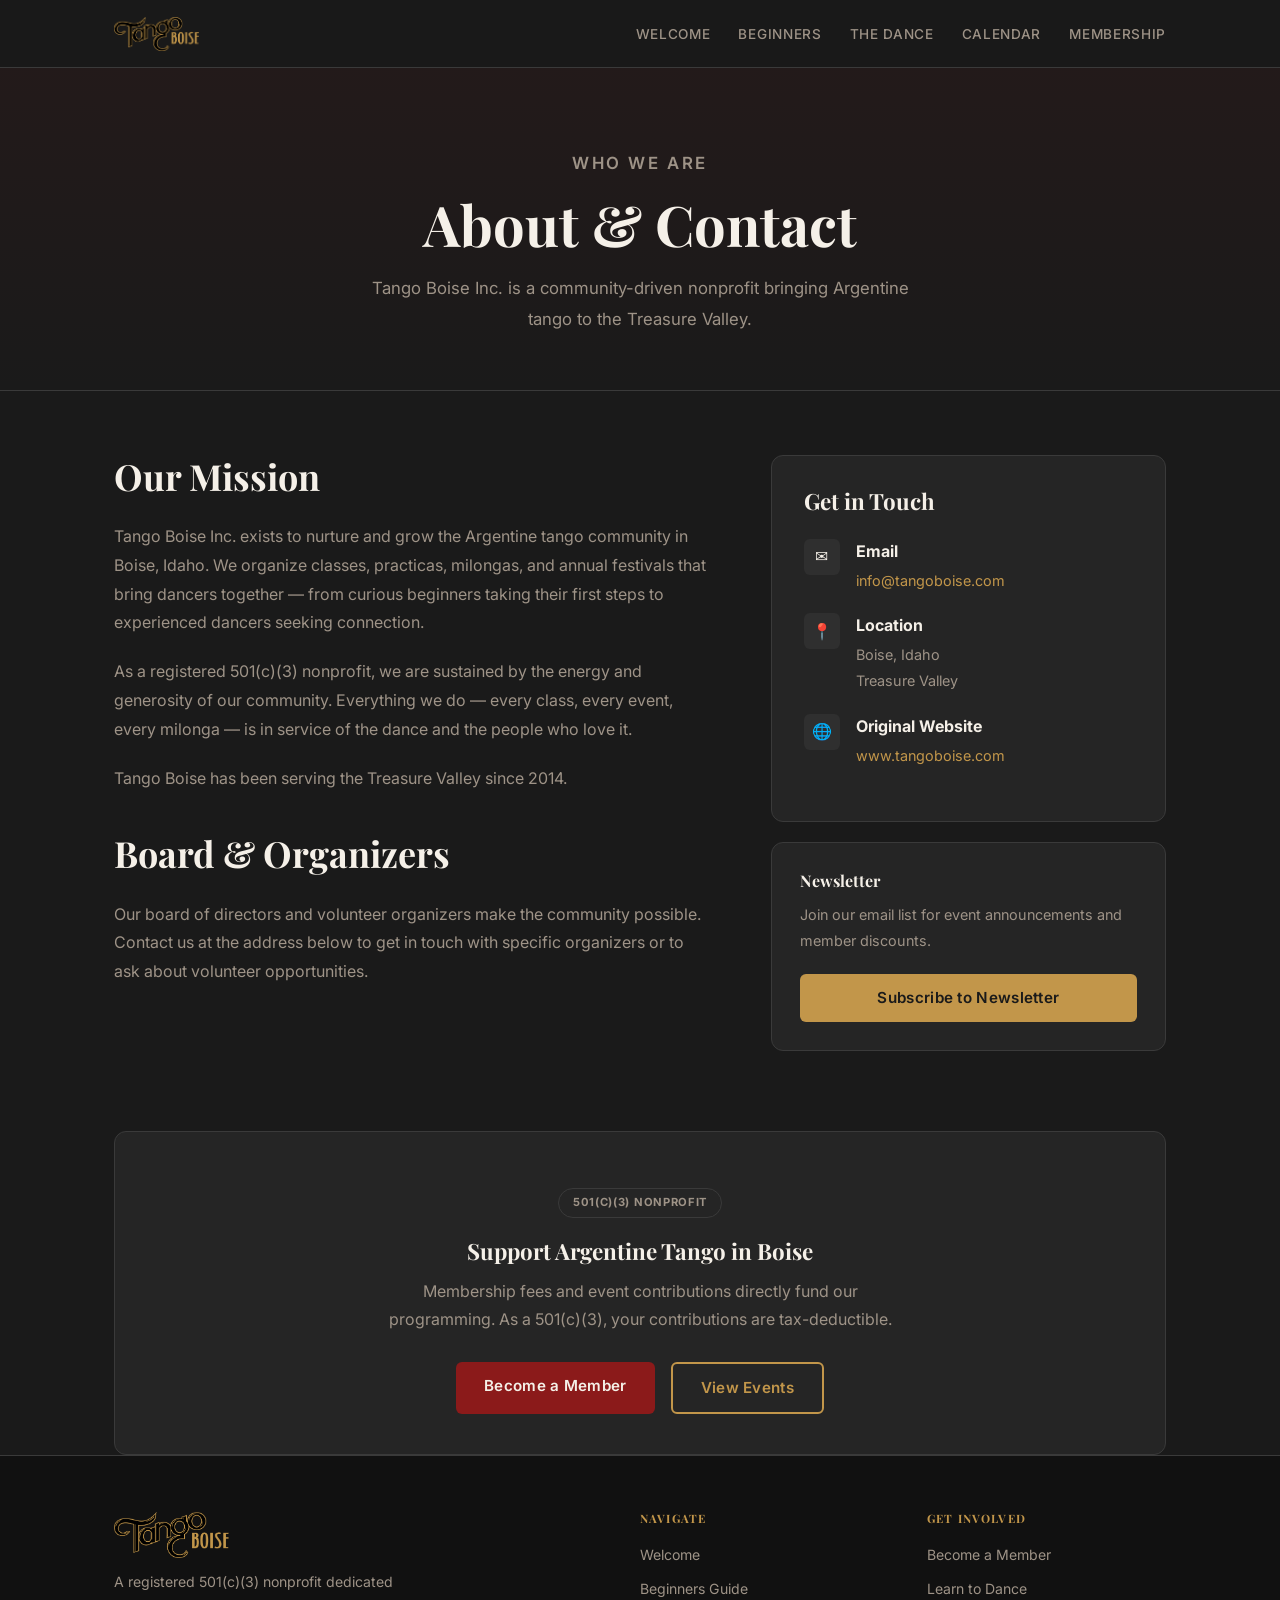
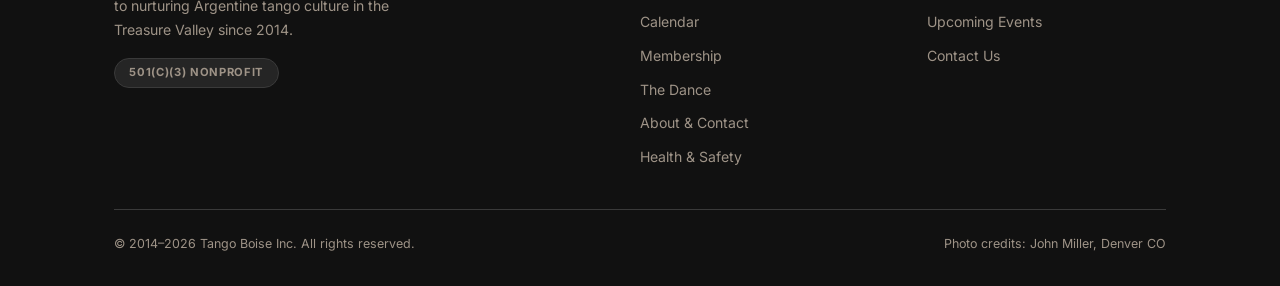
<file: about.html>
<!DOCTYPE html>
<html lang="en">
<head>
  <meta charset="UTF-8">
  <meta name="viewport" content="width=device-width, initial-scale=1.0">
  <title>About &amp; Contact — Tango Boise</title>
  <meta name="description" content="About Tango Boise Inc. — a 501(c)(3) nonprofit dedicated to Argentine tango in Boise, Idaho. Contact us with questions, event inquiries, or to get involved.">
  <link rel="preconnect" href="https://fonts.googleapis.com">
  <link rel="preconnect" href="https://fonts.gstatic.com" crossorigin>
  <link href="https://fonts.googleapis.com/css2?family=Playfair+Display:ital,wght@0,700;1,400&family=Inter:wght@400;500;600&display=swap" rel="stylesheet">
  <link rel="icon" type="image/png" href="images/favicon.png">
  <link rel="stylesheet" href="css/style.css">
</head>
<body>

<nav class="site-nav" role="navigation" aria-label="Main navigation">
  <div class="nav-inner">
    <a href="index.html" class="nav-logo"><img src="images/logo-tango-boise-title.png" alt="Tango Boise"></a>
    <button class="nav-toggle" aria-label="Toggle menu" aria-expanded="false">
      <span></span><span></span><span></span>
    </button>
    <ul class="nav-links" role="list">
      <li><a href="index.html">Welcome</a></li>
      <li><a href="beginners.html">Beginners</a></li>
      <li><a href="the-dance.html">The Dance</a></li>
      <li><a href="calendar.html">Calendar</a></li>
      <li><a href="membership.html">Membership</a></li>
    </ul>
  </div>
</nav>

<header class="page-header">
  <div class="container">
    <p class="eyebrow">Who We Are</p>
    <h1>About &amp; Contact</h1>
    <p>Tango Boise Inc. is a community-driven nonprofit bringing Argentine tango to the Treasure Valley.</p>
  </div>
</header>

<main>
  <div class="container">

    <div class="about-grid" style="margin-bottom:5rem;">

      <div>
        <h2 style="margin-bottom:1.5rem;">Our Mission</h2>
        <p style="color:var(--text-muted);margin-bottom:1.25rem;">
          Tango Boise Inc. exists to nurture and grow the Argentine tango community in Boise, Idaho. We organize classes, practicas, milongas, and annual festivals that bring dancers together — from curious beginners taking their first steps to experienced dancers seeking connection.
        </p>
        <p style="color:var(--text-muted);margin-bottom:1.25rem;">
          As a registered 501(c)(3) nonprofit, we are sustained by the energy and generosity of our community. Everything we do — every class, every event, every milonga — is in service of the dance and the people who love it.
        </p>
        <p style="color:var(--text-muted);">
          Tango Boise has been serving the Treasure Valley since 2014.
        </p>

        <div style="margin-top:2.5rem;">
          <h2 style="margin-bottom:1.5rem;">Board &amp; Organizers</h2>
          <p style="color:var(--text-muted);">
            <!-- TODO: Add board member names and roles here -->
            Our board of directors and volunteer organizers make the community possible. Contact us at the address below to get in touch with specific organizers or to ask about volunteer opportunities.
          </p>
        </div>
      </div>

      <div>
        <div class="contact-card">
          <h3>Get in Touch</h3>

          <div class="contact-row">
            <div class="contact-icon">✉️</div>
            <div>
              <strong>Email</strong>
              <!-- TODO: Replace with your actual contact email -->
              <p><a href="mailto:info@tangoboise.com">info@tangoboise.com</a></p>
            </div>
          </div>

          <div class="contact-row">
            <div class="contact-icon">📍</div>
            <div>
              <strong>Location</strong>
              <p>Boise, Idaho<br>Treasure Valley</p>
            </div>
          </div>

          <div class="contact-row">
            <div class="contact-icon">🌐</div>
            <div>
              <strong>Original Website</strong>
              <p><a href="https://www.tangoboise.com" target="_blank" rel="noopener">www.tangoboise.com</a></p>
            </div>
          </div>

          <!-- TODO: Add social media links if applicable -->
          <!--
          <div class="contact-row">
            <div class="contact-icon">📘</div>
            <div>
              <strong>Facebook</strong>
              <p><a href="https://facebook.com/tangoboise" target="_blank" rel="noopener">facebook.com/tangoboise</a></p>
            </div>
          </div>
          -->

        </div>

        <div style="margin-top:1.25rem;background:var(--bg-surface);border:1px solid var(--border);border-radius:var(--radius-lg);padding:1.75rem;">
          <h3 style="margin-bottom:0.75rem;font-size:1rem;">Newsletter</h3>
          <p style="color:var(--text-muted);font-size:0.9rem;margin-bottom:1.25rem;">Join our email list for event announcements and member discounts.</p>
          <!-- TODO: Replace href with your Mailchimp signup URL -->
          <a href="https://mailchimp.com" class="btn btn-gold" target="_blank" rel="noopener" style="width:100%;text-align:center;">Subscribe to Newsletter</a>
        </div>

      </div>
    </div>

    <!-- Nonprofit info strip -->
    <div style="background:var(--bg-surface);border:1px solid var(--border);border-radius:var(--radius-lg);padding:2.5rem;text-align:center;">
      <span class="footer-badge" style="margin-bottom:1.25rem;display:inline-flex;">501(c)(3) Nonprofit</span>
      <h3 style="margin-bottom:0.75rem;">Support Argentine Tango in Boise</h3>
      <p style="color:var(--text-muted);max-width:540px;margin:0 auto 1.75rem;">
        Membership fees and event contributions directly fund our programming. As a 501(c)(3), your contributions are tax-deductible.
      </p>
      <div style="display:flex;gap:1rem;justify-content:center;flex-wrap:wrap;">
        <a href="membership.html" class="btn btn-primary">Become a Member</a>
        <a href="calendar.html" class="btn btn-outline">View Events</a>
      </div>
    </div>

  </div>
</main>

<footer class="site-footer">
  <div class="container">
    <div class="footer-inner">
      <div class="footer-brand">
        <div class="nav-logo"><img src="images/logo-tango-boise-title.png" alt="Tango Boise"></div>
        <p>A registered 501(c)(3) nonprofit dedicated to nurturing Argentine tango culture in the Treasure Valley since 2014.</p>
        <span class="footer-badge">501(c)(3) Nonprofit</span>
      </div>
      <div class="footer-col">
        <h4>Navigate</h4>
        <ul>
          <li><a href="index.html">Welcome</a></li>
          <li><a href="beginners.html">Beginners Guide</a></li>
          <li><a href="calendar.html">Calendar</a></li>
          <li><a href="membership.html">Membership</a></li>
          <li><a href="the-dance.html">The Dance</a></li>
          <li><a href="about.html">About &amp; Contact</a></li>
          <li><a href="health-safety.html">Health &amp; Safety</a></li>
        </ul>
      </div>
      <div class="footer-col">
        <h4>Get Involved</h4>
        <ul>
          <li><a href="membership.html">Become a Member</a></li>
          <li><a href="beginners.html">Learn to Dance</a></li>
          <li><a href="calendar.html">Upcoming Events</a></li>
          <li><a href="about.html">Contact Us</a></li>
        </ul>
      </div>
    </div>
    <div class="footer-bottom">
      <span>&copy; 2014–2026 Tango Boise Inc. All rights reserved.</span>
      <span>Photo credits: John Miller, Denver CO</span>
    </div>
  </div>
</footer>

<script src="js/main.js"></script>
</body>
</html>
</file>
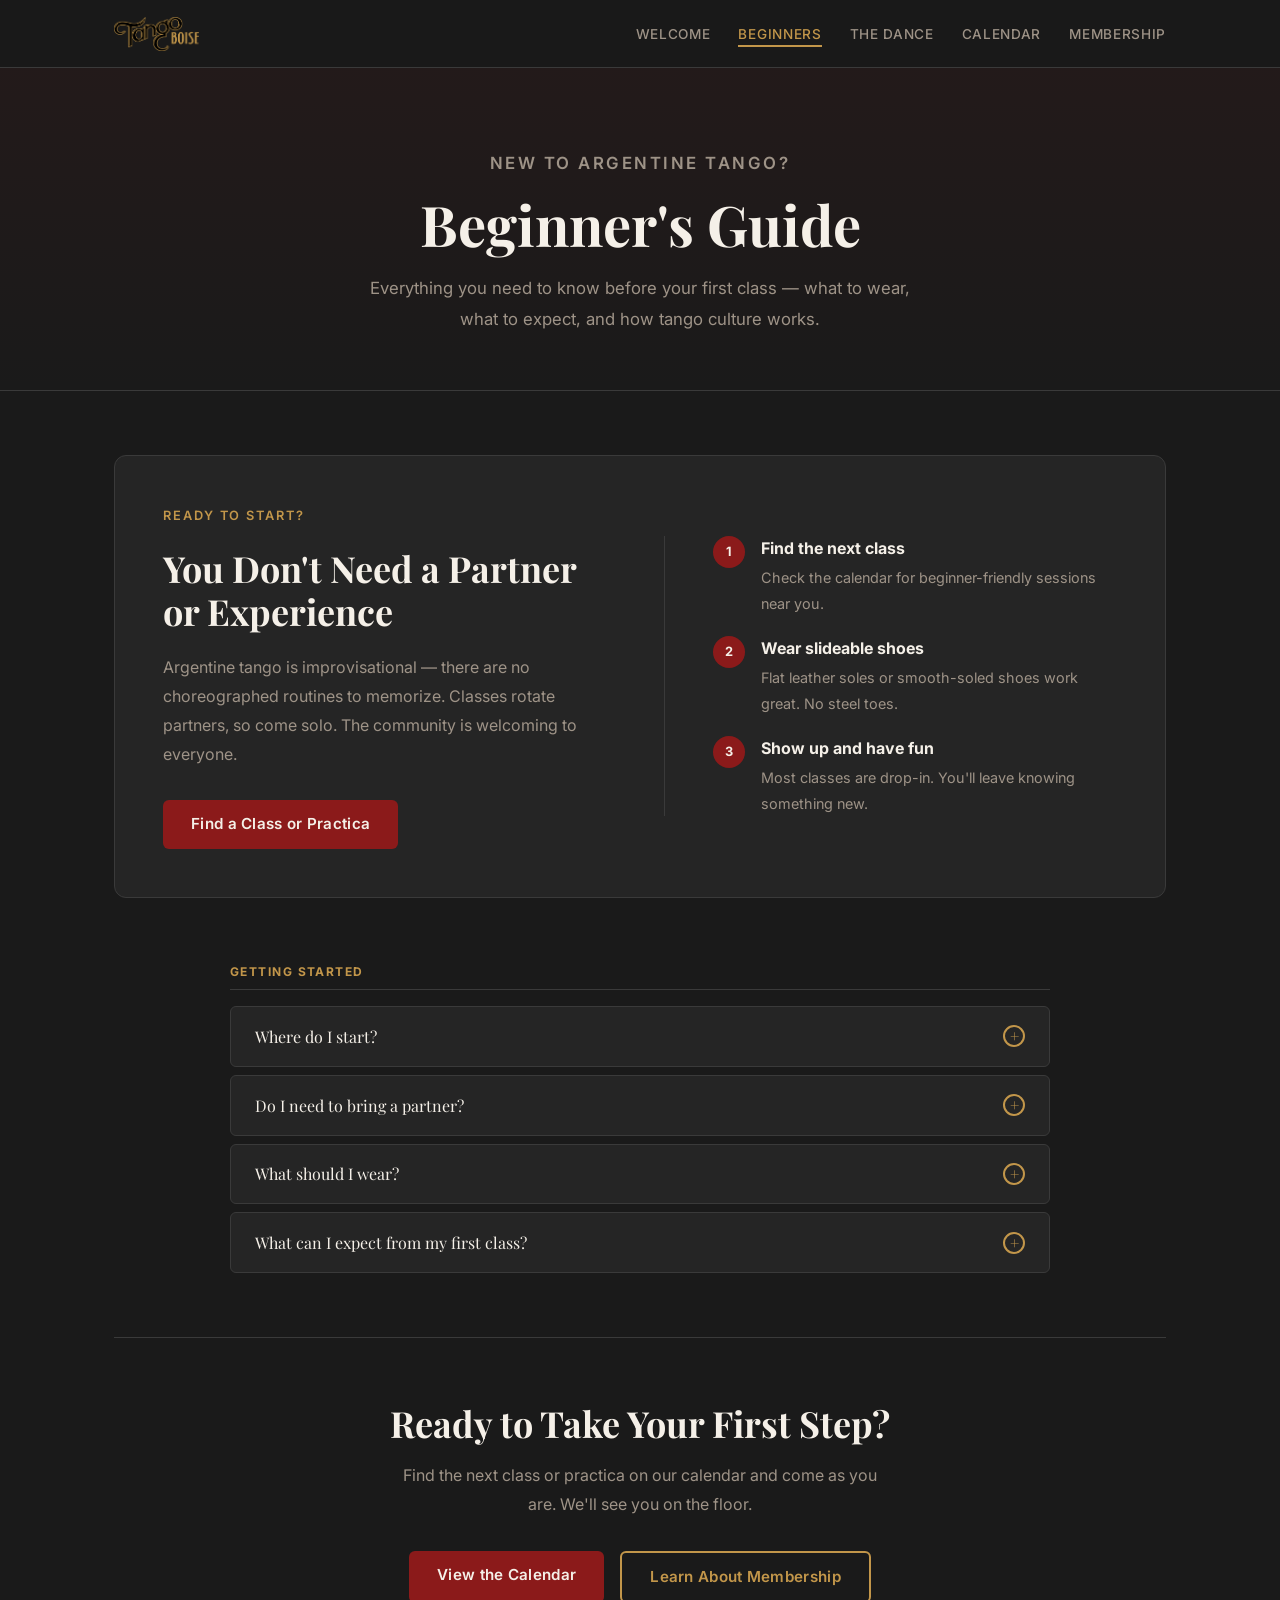
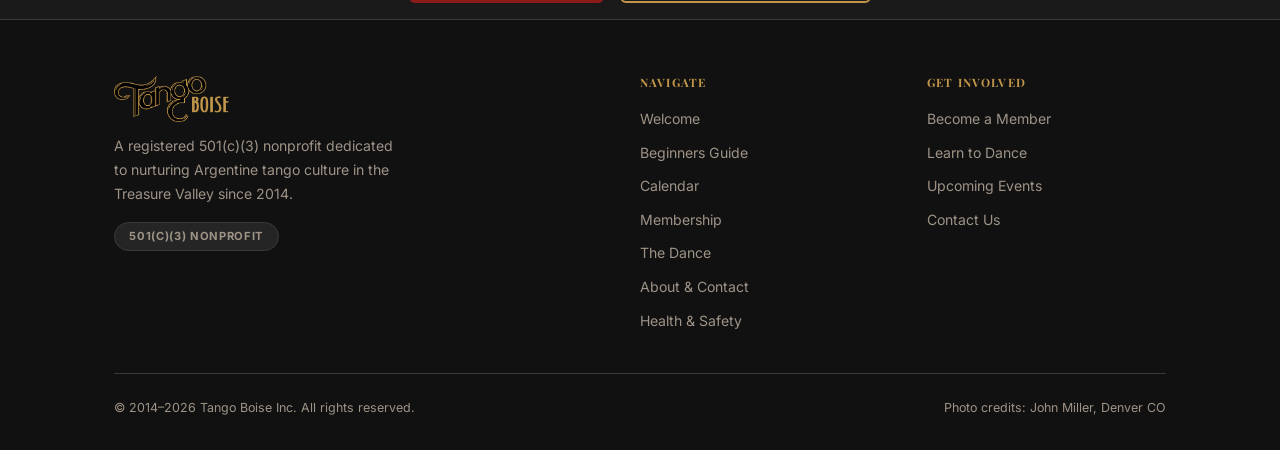
<file: beginners.html>
<!DOCTYPE html>
<html lang="en">
<head>
  <meta charset="UTF-8">
  <meta name="viewport" content="width=device-width, initial-scale=1.0">
  <title>Beginner's Guide — Tango Boise</title>
  <meta name="description" content="New to Argentine tango? Everything you need to know before your first class in Boise — what to wear, what to expect, and how it all works.">
  <link rel="preconnect" href="https://fonts.googleapis.com">
  <link rel="preconnect" href="https://fonts.gstatic.com" crossorigin>
  <link href="https://fonts.googleapis.com/css2?family=Playfair+Display:ital,wght@0,700;1,400&family=Inter:wght@400;500;600&display=swap" rel="stylesheet">
  <link rel="icon" type="image/png" href="images/favicon.png">
  <link rel="stylesheet" href="css/style.css">
</head>
<body>

<nav class="site-nav" role="navigation" aria-label="Main navigation">
  <div class="nav-inner">
    <a href="index.html" class="nav-logo"><img src="images/logo-tango-boise-title.png" alt="Tango Boise"></a>
    <button class="nav-toggle" aria-label="Toggle menu" aria-expanded="false">
      <span></span><span></span><span></span>
    </button>
    <ul class="nav-links" role="list">
      <li><a href="index.html">Welcome</a></li>
      <li><a href="beginners.html">Beginners</a></li>
      <li><a href="the-dance.html">The Dance</a></li>
      <li><a href="calendar.html">Calendar</a></li>
      <li><a href="membership.html">Membership</a></li>
    </ul>
  </div>
</nav>

<header class="page-header">
  <div class="container">
    <p class="eyebrow">New to Argentine Tango?</p>
    <h1>Beginner's Guide</h1>
    <p>Everything you need to know before your first class — what to wear, what to expect, and how tango culture works.</p>
  </div>
</header>

<main>
  <div class="container">

    <!-- Quick-start callout -->
    <div class="beginners-callout" style="margin-bottom:4rem;">
      <div>
        <p class="eyebrow">Ready to start?</p>
        <h2>You Don't Need a Partner or Experience</h2>
        <p style="color:var(--text-muted);margin:1.25rem 0 2rem;">Argentine tango is improvisational — there are no choreographed routines to memorize. Classes rotate partners, so come solo. The community is welcoming to everyone.</p>
        <a href="calendar.html" class="btn btn-primary">Find a Class or Practica</a>
      </div>
      <div class="beginners-callout-divider">
        <div class="beginners-steps">
          <div class="step">
            <div class="step-num">1</div>
            <div class="step-body">
              <strong>Find the next class</strong>
              <span>Check the calendar for beginner-friendly sessions near you.</span>
            </div>
          </div>
          <div class="step">
            <div class="step-num">2</div>
            <div class="step-body">
              <strong>Wear slideable shoes</strong>
              <span>Flat leather soles or smooth-soled shoes work great. No steel toes.</span>
            </div>
          </div>
          <div class="step">
            <div class="step-num">3</div>
            <div class="step-body">
              <strong>Show up and have fun</strong>
              <span>Most classes are drop-in. You'll leave knowing something new.</span>
            </div>
          </div>
        </div>
      </div>
    </div>

    <!-- FAQ Section -->
    <div class="faq-section">

      <div class="faq-category">
        <div class="faq-category-title">Getting Started</div>
        <div class="faq-list">

          <div class="faq-item">
            <button class="faq-question" aria-expanded="false">
              Where do I start?
              <span class="faq-icon" aria-hidden="true">+</span>
            </button>
            <div class="faq-answer" role="region">
              <div class="faq-answer-inner">
                Beginners have several options! The easiest path is to <a href="calendar.html">check the calendar</a> for the next class or guided practica. Most of our events are drop-in, meaning you can show up without advance registration for either members or non-members. A beginner-friendly class or guided practica is the ideal first step.
              </div>
            </div>
          </div>

          <div class="faq-item">
            <button class="faq-question" aria-expanded="false">
              Do I need to bring a partner?
              <span class="faq-icon" aria-hidden="true">+</span>
            </button>
            <div class="faq-answer" role="region">
              <div class="faq-answer-inner">
                No — many people come alone and that's completely normal. Classes typically rotate partners so that leaders and followers both get the experience of dancing with different people. This helps you develop flexibility and adaptability rather than depending on one person's style.
              </div>
            </div>
          </div>

          <div class="faq-item">
            <button class="faq-question" aria-expanded="false">
              What should I wear?
              <span class="faq-icon" aria-hidden="true">+</span>
            </button>
            <div class="faq-answer" role="region">
              <div class="faq-answer-inner">
                Wear casual, comfortable, breathable clothing you can move freely in. For shoes, the key is being able to <strong>slide your foot along the floor and pivot easily</strong>. Flat leather-soled shoes or smooth-soled dress shoes work well. Avoid rubber-soled shoes (they grip and can torque your knees) and steel-toe boots. Women may eventually wear tango heels, but comfortable flats are recommended when starting out.
              </div>
            </div>
          </div>

          <div class="faq-item">
            <button class="faq-question" aria-expanded="false">
              What can I expect from my first class?
              <span class="faq-icon" aria-hidden="true">+</span>
            </button>
            <div class="faq-answer" role="region">
              <div class="faq-answer-inner">
                Most of our classes are drop-in, open to all levels including complete newcomers. Argentine tango focuses on technique and connection rather than memorized choreography, so instructors can introduce new concepts to the room even when there are experienced dancers present. You'll leave knowing something useful — a foundational concept or movement — that you can start practicing right away.
              </div>
            </div>
          </div>

        </div>
      </div>

    </div><!-- /.faq-section -->

    <!-- Bottom CTA -->
    <div style="text-align:center;padding:4rem 0 1rem;border-top:1px solid var(--border);margin-top:4rem;">
      <h2 style="margin-bottom:1rem;">Ready to Take Your First Step?</h2>
      <p style="color:var(--text-muted);max-width:480px;margin:0 auto 2rem;">Find the next class or practica on our calendar and come as you are. We'll see you on the floor.</p>
      <div style="display:flex;gap:1rem;justify-content:center;flex-wrap:wrap;">
        <a href="calendar.html" class="btn btn-primary">View the Calendar</a>
        <a href="membership.html" class="btn btn-outline">Learn About Membership</a>
      </div>
    </div>

  </div>
</main>

<footer class="site-footer">
  <div class="container">
    <div class="footer-inner">
      <div class="footer-brand">
        <div class="nav-logo"><img src="images/logo-tango-boise-title.png" alt="Tango Boise"></div>
        <p>A registered 501(c)(3) nonprofit dedicated to nurturing Argentine tango culture in the Treasure Valley since 2014.</p>
        <span class="footer-badge">501(c)(3) Nonprofit</span>
      </div>
      <div class="footer-col">
        <h4>Navigate</h4>
        <ul>
          <li><a href="index.html">Welcome</a></li>
          <li><a href="beginners.html">Beginners Guide</a></li>
          <li><a href="calendar.html">Calendar</a></li>
          <li><a href="membership.html">Membership</a></li>
          <li><a href="the-dance.html">The Dance</a></li>
          <li><a href="about.html">About &amp; Contact</a></li>
          <li><a href="health-safety.html">Health &amp; Safety</a></li>
        </ul>
      </div>
      <div class="footer-col">
        <h4>Get Involved</h4>
        <ul>
          <li><a href="membership.html">Become a Member</a></li>
          <li><a href="beginners.html">Learn to Dance</a></li>
          <li><a href="calendar.html">Upcoming Events</a></li>
          <li><a href="about.html">Contact Us</a></li>
        </ul>
      </div>
    </div>
    <div class="footer-bottom">
      <span>&copy; 2014–2026 Tango Boise Inc. All rights reserved.</span>
      <span>Photo credits: John Miller, Denver CO</span>
    </div>
  </div>
</footer>

<script src="js/main.js"></script>
</body>
</html>
</file>
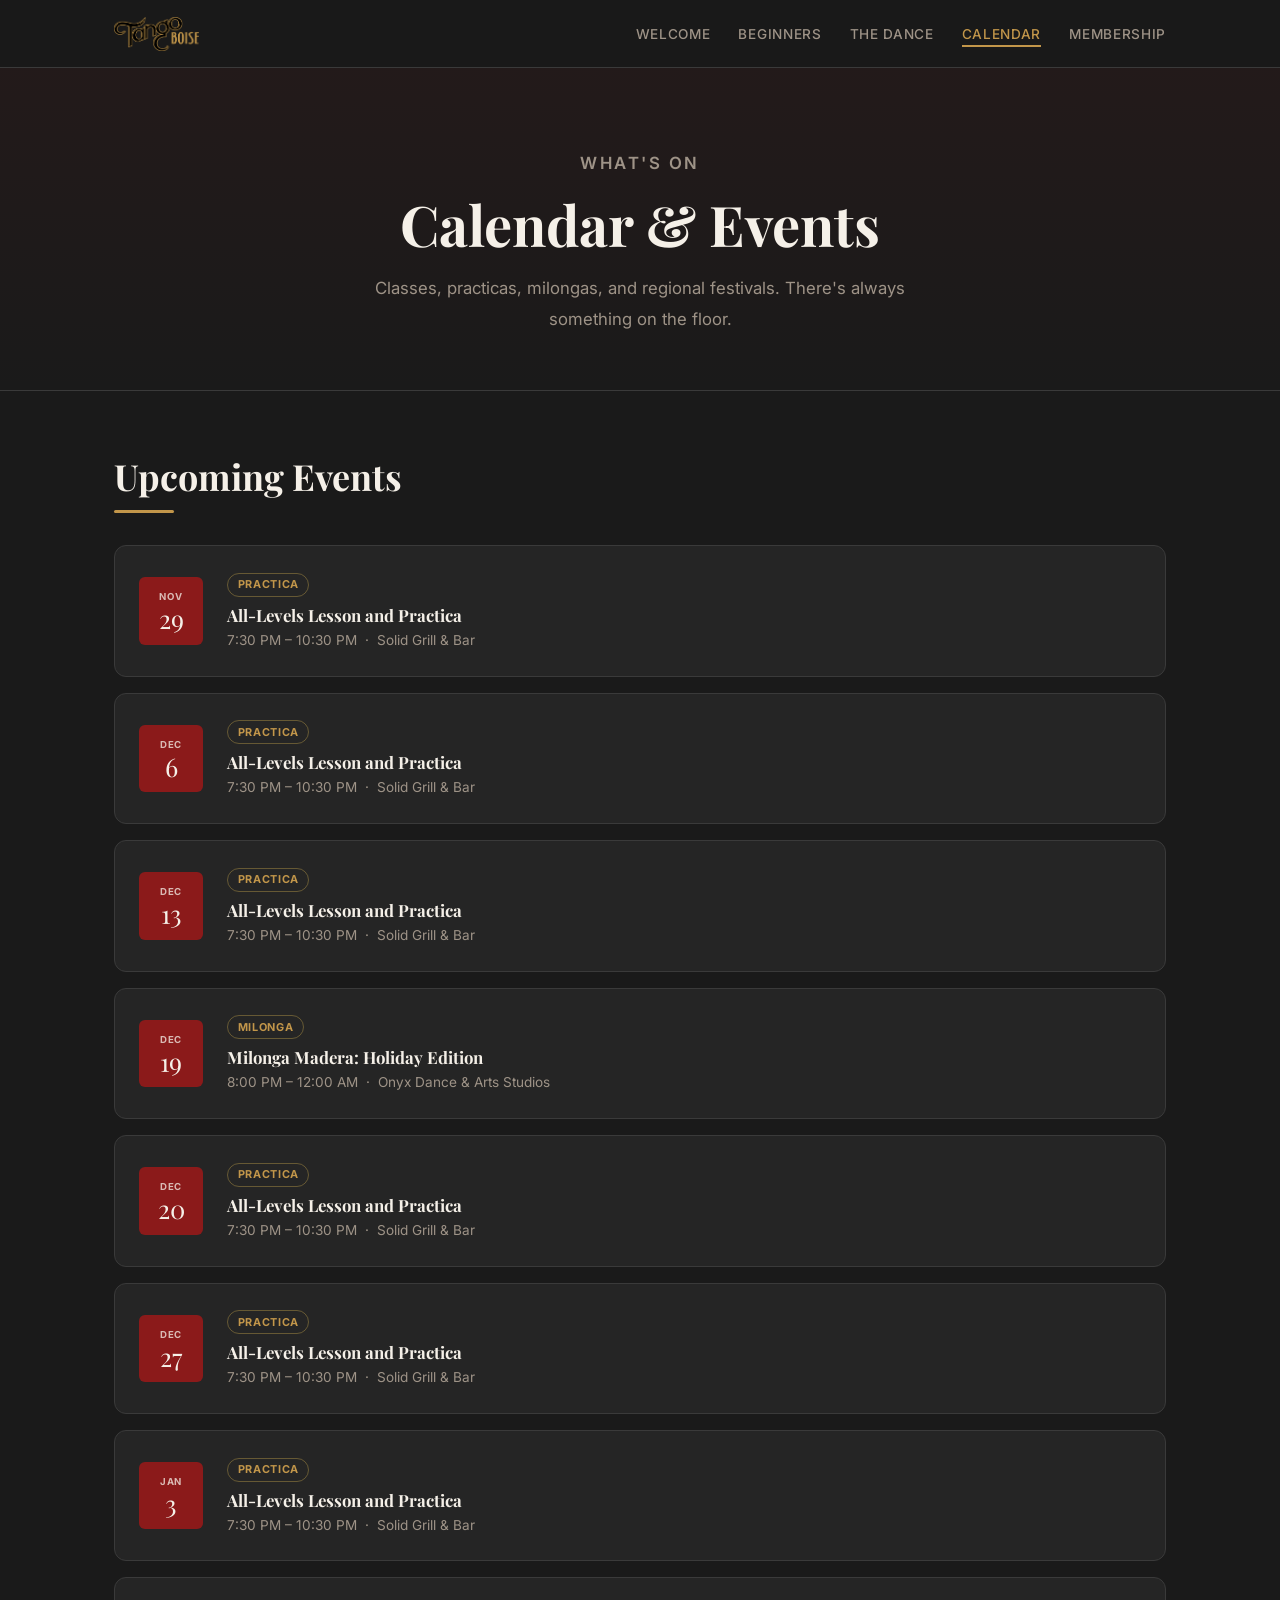
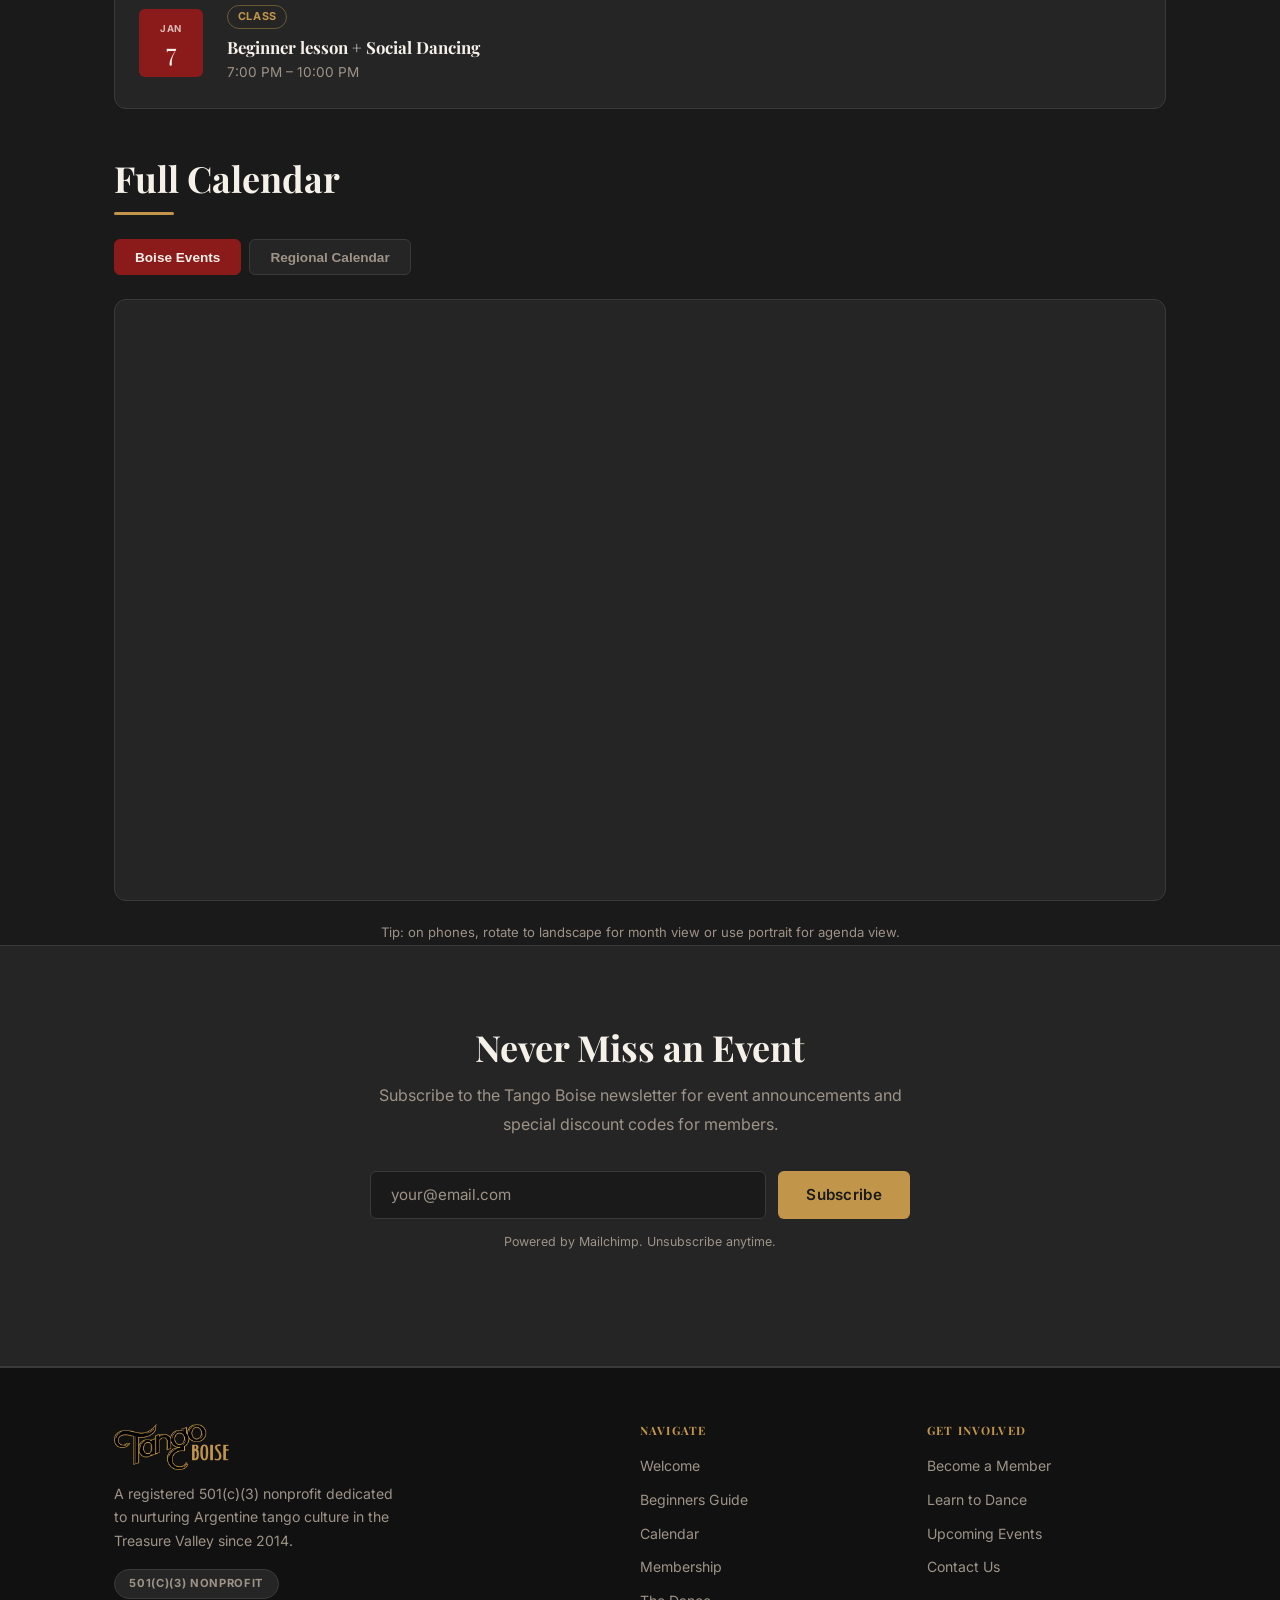
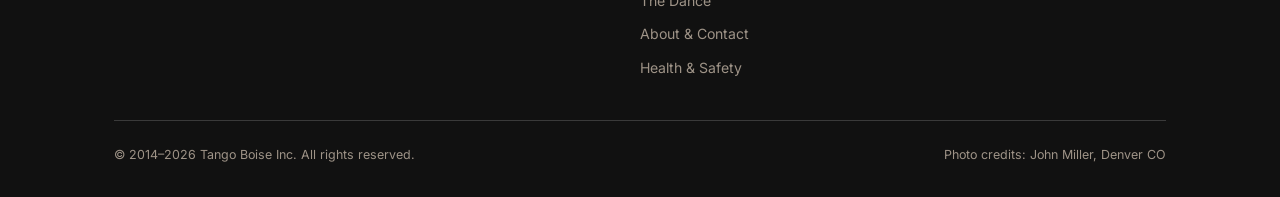
<file: calendar.html>
<!DOCTYPE html>
<html lang="en">
<head>
  <meta charset="UTF-8">
  <meta name="viewport" content="width=device-width, initial-scale=1.0">
  <title>Calendar &amp; Events — Tango Boise</title>
  <meta name="description" content="Tango Boise event calendar — classes, practicas, milongas, and regional tango festivals in Idaho and the Northwest.">
  <link rel="preconnect" href="https://fonts.googleapis.com">
  <link rel="preconnect" href="https://fonts.gstatic.com" crossorigin>
  <link href="https://fonts.googleapis.com/css2?family=Playfair+Display:ital,wght@0,700;1,400&family=Inter:wght@400;500;600&display=swap" rel="stylesheet">
  <link rel="icon" type="image/png" href="images/favicon.png">
  <link rel="stylesheet" href="css/style.css">
  <style>
    .upcoming-list { display: flex; flex-direction: column; gap: 1rem; margin-bottom: 3rem; }
    .upcoming-item {
      background: var(--bg-surface);
      border: 1px solid var(--border);
      border-radius: var(--radius-lg);
      padding: 1.5rem;
      display: grid;
      grid-template-columns: auto 1fr auto;
      gap: 1.5rem;
      align-items: center;
      transition: border-color var(--transition);
    }
    .upcoming-item:hover, .upcoming-item:focus-visible { border-color: var(--gold); }
    .upcoming-item { cursor: pointer; }
    .upcoming-item .event-date-block { min-width: 64px; }
    .upcoming-item h3 { font-size: 1.05rem; margin-bottom: 0.3rem; }
    .upcoming-item .event-meta { font-size: 0.85rem; }
    .upcoming-item .event-link { font-size: 0.85rem; color: var(--gold); white-space: nowrap; }
    .upcoming-item .event-link:hover { color: var(--gold-light); }
    @media (max-width: 600px) {
      .upcoming-item { grid-template-columns: auto 1fr; }
      .upcoming-item .event-link { grid-column: 1 / -1; }
    }
  </style>
</head>
<body>

<nav class="site-nav" role="navigation" aria-label="Main navigation">
  <div class="nav-inner">
    <a href="index.html" class="nav-logo"><img src="images/logo-tango-boise-title.png" alt="Tango Boise"></a>
    <button class="nav-toggle" aria-label="Toggle menu" aria-expanded="false">
      <span></span><span></span><span></span>
    </button>
    <ul class="nav-links" role="list">
      <li><a href="index.html">Welcome</a></li>
      <li><a href="beginners.html">Beginners</a></li>
      <li><a href="the-dance.html">The Dance</a></li>
      <li><a href="calendar.html">Calendar</a></li>
      <li><a href="membership.html">Membership</a></li>
    </ul>
  </div>
</nav>

<header class="page-header">
  <div class="container">
    <p class="eyebrow">What's On</p>
    <h1>Calendar &amp; Events</h1>
    <p>Classes, practicas, milongas, and regional festivals. There's always something on the floor.</p>
  </div>
</header>

<main>
  <div class="container">

    <!-- FEATURED EVENT -->
    <!-- AUTO-GENERATED: do not hand-edit. Maintained by scripts/sync_content.py
         from the Tango Boise Google Calendars. Add/move/remove events there.
         Rendered only when a multi-day event (e.g. a festival) is upcoming. -->
    <!-- SYNC:FEATURED:BEGIN -->

    <!-- SYNC:FEATURED:END -->

    <!-- UPCOMING EVENTS -->
    <h2 style="margin-bottom:0.75rem;">Upcoming Events</h2>
    <div class="section-divider" style="margin:0 0 2rem;"></div>

    <!-- AUTO-GENERATED: do not hand-edit. Maintained by scripts/sync_content.py
         from the Tango Boise Google Calendars. Add/move/remove events there. -->
    <div class="upcoming-list">
      <!-- SYNC:EVENTS:BEGIN -->
      <div class="upcoming-item" tabindex="0" role="button" aria-haspopup="dialog">
        <div class="event-date-block">
          <div class="month">Nov</div>
          <div class="day">29</div>
        </div>
        <div class="event-info">
          <span class="event-tag">Practica</span>
          <h3>All-Levels Lesson and Practica</h3>
          <div class="event-meta">
            <span>7:30 PM – 10:30 PM &nbsp;·&nbsp; Solid Grill &amp; Bar</span>
          </div>
        </div>
        <template class="event-detail-tpl">
          <span class="event-tag">Practica</span>
          <h3>All-Levels Lesson and Practica</h3>
          <p class="modal-datetime">Sunday, November 29, 2026<br>7:30 PM – 10:30 PM</p>
          <p class="modal-venue">Solid Grill &amp; Bar<br><span class="modal-address">405 S 8th St # 100, Boise, ID 83702, USA</span></p><p><a href="https://www.google.com/maps/search/?api=1&query=Solid%20Grill%20%26%20Bar%2C%20405%20S%208th%20St%20%23%20100%2C%20Boise%2C%20ID%2083702%2C%20USA" target="_blank" rel="noopener" class="modal-directions">Get Directions</a></p>
          <div class="modal-description"><p>by Solid Tango LLC</p><p>Come make your tango SOLID at our weekly class and practica! If you&#x27;ve never been before, prepare for welcoming smiles, a warm, beginner-friendly atmosphere, and a relaxed vibe. We&#x27;re excited you&#x27;re joining us!</p><p>*****FEATURES*****<br>*Class is 1 hour, all-levels, with the subject of the week chosen by the instructor based on who is in attendance.<br>*Practica is 2 hours. You choose to social dance, practice with others, or grab the instructor(s) for some extra help.<br>*Music is in tanda-cortina format, mostly traditional tango with some alt mixed in.</p><p>*****SCHEDULE*****<br>7:30 - 8:30 PM- All levels class. Instructor: Tommy Smith and Sierra Emry (or guest instructor)<br>8:30 - 10:30 PM - Practica w/ DJ Tommy (or guest DJ)</p><p>*****TICKETS*****<br>Admission sold at the door<br>Regular / Student, Senior, Military<br>- Class + Practica - $10 / $8<br>- Practica Only - $8 / $6<br>*Interested in volunteering for a discounted ticket? Send us a message!</p><p>*****VENUE*****<br>Solid Grill and bar, 405 S 8th St # 100, Boise, ID 83702</p></div>
        </template>
      </div>

      <div class="upcoming-item" tabindex="0" role="button" aria-haspopup="dialog">
        <div class="event-date-block">
          <div class="month">Dec</div>
          <div class="day">6</div>
        </div>
        <div class="event-info">
          <span class="event-tag">Practica</span>
          <h3>All-Levels Lesson and Practica</h3>
          <div class="event-meta">
            <span>7:30 PM – 10:30 PM &nbsp;·&nbsp; Solid Grill &amp; Bar</span>
          </div>
        </div>
        <template class="event-detail-tpl">
          <span class="event-tag">Practica</span>
          <h3>All-Levels Lesson and Practica</h3>
          <p class="modal-datetime">Sunday, December 6, 2026<br>7:30 PM – 10:30 PM</p>
          <p class="modal-venue">Solid Grill &amp; Bar<br><span class="modal-address">405 S 8th St # 100, Boise, ID 83702, USA</span></p><p><a href="https://www.google.com/maps/search/?api=1&query=Solid%20Grill%20%26%20Bar%2C%20405%20S%208th%20St%20%23%20100%2C%20Boise%2C%20ID%2083702%2C%20USA" target="_blank" rel="noopener" class="modal-directions">Get Directions</a></p>
          <div class="modal-description"><p>by Solid Tango LLC</p><p>Come make your tango SOLID at our weekly class and practica! If you&#x27;ve never been before, prepare for welcoming smiles, a warm, beginner-friendly atmosphere, and a relaxed vibe. We&#x27;re excited you&#x27;re joining us!</p><p>*****FEATURES*****<br>*Class is 1 hour, all-levels, with the subject of the week chosen by the instructor based on who is in attendance.<br>*Practica is 2 hours. You choose to social dance, practice with others, or grab the instructor(s) for some extra help.<br>*Music is in tanda-cortina format, mostly traditional tango with some alt mixed in.</p><p>*****SCHEDULE*****<br>7:30 - 8:30 PM- All levels class. Instructor: Tommy Smith and Sierra Emry (or guest instructor)<br>8:30 - 10:30 PM - Practica w/ DJ Tommy (or guest DJ)</p><p>*****TICKETS*****<br>Admission sold at the door<br>Regular / Student, Senior, Military<br>- Class + Practica - $10 / $8<br>- Practica Only - $8 / $6<br>*Interested in volunteering for a discounted ticket? Send us a message!</p><p>*****VENUE*****<br>Solid Grill and bar, 405 S 8th St # 100, Boise, ID 83702</p></div>
        </template>
      </div>

      <div class="upcoming-item" tabindex="0" role="button" aria-haspopup="dialog">
        <div class="event-date-block">
          <div class="month">Dec</div>
          <div class="day">13</div>
        </div>
        <div class="event-info">
          <span class="event-tag">Practica</span>
          <h3>All-Levels Lesson and Practica</h3>
          <div class="event-meta">
            <span>7:30 PM – 10:30 PM &nbsp;·&nbsp; Solid Grill &amp; Bar</span>
          </div>
        </div>
        <template class="event-detail-tpl">
          <span class="event-tag">Practica</span>
          <h3>All-Levels Lesson and Practica</h3>
          <p class="modal-datetime">Sunday, December 13, 2026<br>7:30 PM – 10:30 PM</p>
          <p class="modal-venue">Solid Grill &amp; Bar<br><span class="modal-address">405 S 8th St # 100, Boise, ID 83702, USA</span></p><p><a href="https://www.google.com/maps/search/?api=1&query=Solid%20Grill%20%26%20Bar%2C%20405%20S%208th%20St%20%23%20100%2C%20Boise%2C%20ID%2083702%2C%20USA" target="_blank" rel="noopener" class="modal-directions">Get Directions</a></p>
          <div class="modal-description"><p>by Solid Tango LLC</p><p>Come make your tango SOLID at our weekly class and practica! If you&#x27;ve never been before, prepare for welcoming smiles, a warm, beginner-friendly atmosphere, and a relaxed vibe. We&#x27;re excited you&#x27;re joining us!</p><p>*****FEATURES*****<br>*Class is 1 hour, all-levels, with the subject of the week chosen by the instructor based on who is in attendance.<br>*Practica is 2 hours. You choose to social dance, practice with others, or grab the instructor(s) for some extra help.<br>*Music is in tanda-cortina format, mostly traditional tango with some alt mixed in.</p><p>*****SCHEDULE*****<br>7:30 - 8:30 PM- All levels class. Instructor: Tommy Smith and Sierra Emry (or guest instructor)<br>8:30 - 10:30 PM - Practica w/ DJ Tommy (or guest DJ)</p><p>*****TICKETS*****<br>Admission sold at the door<br>Regular / Student, Senior, Military<br>- Class + Practica - $10 / $8<br>- Practica Only - $8 / $6<br>*Interested in volunteering for a discounted ticket? Send us a message!</p><p>*****VENUE*****<br>Solid Grill and bar, 405 S 8th St # 100, Boise, ID 83702</p></div>
        </template>
      </div>

      <div class="upcoming-item" tabindex="0" role="button" aria-haspopup="dialog">
        <div class="event-date-block">
          <div class="month">Dec</div>
          <div class="day">19</div>
        </div>
        <div class="event-info">
          <span class="event-tag">Milonga</span>
          <h3>Milonga Madera: Holiday Edition</h3>
          <div class="event-meta">
            <span>8:00 PM – 12:00 AM &nbsp;·&nbsp; Onyx Dance &amp; Arts Studios</span>
          </div>
        </div>
        <template class="event-detail-tpl">
          <span class="event-tag">Milonga</span>
          <h3>Milonga Madera: Holiday Edition</h3>
          <p class="modal-datetime">Saturday, December 19, 2026<br>8:00 PM – 12:00 AM</p>
          <p class="modal-venue">Onyx Dance &amp; Arts Studios<br><span class="modal-address">5591 W Overland Rd, Boise, ID 83705, USA</span></p><p><a href="https://www.google.com/maps/search/?api=1&query=Onyx%20Dance%20%26%20Arts%20Studios%2C%205591%20W%20Overland%20Rd%2C%20Boise%2C%20ID%2083705%2C%20USA" target="_blank" rel="noopener" class="modal-directions">Get Directions</a></p>
          <div class="modal-description"><p>by Solid Tango LLC</p><p>Milonga Madera - a night of Argentine tango social dancing. Check out our features:<br>* Snacks and beverages included with admission<br>* You can bring your own food and drink as well<br>* Centrally located with plenty of nearby restaurants<br>* Free, plentiful parking</p><p>*****SCHEDULE*****  <br>2:00 PM - Traditional Milonga w/ DJ Tommy<br>6:00 PM - End</p><p>*****TICKETS*****<br>Madera admission sold at the door<br>$18 / $15<br>Regular / Student, Senior, Military<br>Add on admission to Tango dancing at Solid the next day - $5<br>*Interested in volunteering for a discounted ticket? Send us a message!</p><p>*****VENUE*****<br>Onyx Dance Studio<br>5591 W Overland Road<br>Boise, ID 83705<br>Note: Entrance will be at the back of the building.</p><p>*****MUSIC*****<br>Traditional tango music.<br>Banner design credit: Robyn Watson</p></div>
        </template>
      </div>

      <div class="upcoming-item" tabindex="0" role="button" aria-haspopup="dialog">
        <div class="event-date-block">
          <div class="month">Dec</div>
          <div class="day">20</div>
        </div>
        <div class="event-info">
          <span class="event-tag">Practica</span>
          <h3>All-Levels Lesson and Practica</h3>
          <div class="event-meta">
            <span>7:30 PM – 10:30 PM &nbsp;·&nbsp; Solid Grill &amp; Bar</span>
          </div>
        </div>
        <template class="event-detail-tpl">
          <span class="event-tag">Practica</span>
          <h3>All-Levels Lesson and Practica</h3>
          <p class="modal-datetime">Sunday, December 20, 2026<br>7:30 PM – 10:30 PM</p>
          <p class="modal-venue">Solid Grill &amp; Bar<br><span class="modal-address">405 S 8th St # 100, Boise, ID 83702, USA</span></p><p><a href="https://www.google.com/maps/search/?api=1&query=Solid%20Grill%20%26%20Bar%2C%20405%20S%208th%20St%20%23%20100%2C%20Boise%2C%20ID%2083702%2C%20USA" target="_blank" rel="noopener" class="modal-directions">Get Directions</a></p>
          <div class="modal-description"><p>by Solid Tango LLC</p><p>Come make your tango SOLID at our weekly class and practica! If you&#x27;ve never been before, prepare for welcoming smiles, a warm, beginner-friendly atmosphere, and a relaxed vibe. We&#x27;re excited you&#x27;re joining us!</p><p>*****FEATURES*****<br>*Class is 1 hour, all-levels, with the subject of the week chosen by the instructor based on who is in attendance.<br>*Practica is 2 hours. You choose to social dance, practice with others, or grab the instructor(s) for some extra help.<br>*Music is in tanda-cortina format, mostly traditional tango with some alt mixed in.</p><p>*****SCHEDULE*****<br>7:30 - 8:30 PM- All levels class. Instructor: Tommy Smith and Sierra Emry (or guest instructor)<br>8:30 - 10:30 PM - Practica w/ DJ Tommy (or guest DJ)</p><p>*****TICKETS*****<br>Admission sold at the door<br>Regular / Student, Senior, Military<br>- Class + Practica - $10 / $8<br>- Practica Only - $8 / $6<br>*Interested in volunteering for a discounted ticket? Send us a message!</p><p>*****VENUE*****<br>Solid Grill and bar, 405 S 8th St # 100, Boise, ID 83702</p></div>
        </template>
      </div>

      <div class="upcoming-item" tabindex="0" role="button" aria-haspopup="dialog">
        <div class="event-date-block">
          <div class="month">Dec</div>
          <div class="day">27</div>
        </div>
        <div class="event-info">
          <span class="event-tag">Practica</span>
          <h3>All-Levels Lesson and Practica</h3>
          <div class="event-meta">
            <span>7:30 PM – 10:30 PM &nbsp;·&nbsp; Solid Grill &amp; Bar</span>
          </div>
        </div>
        <template class="event-detail-tpl">
          <span class="event-tag">Practica</span>
          <h3>All-Levels Lesson and Practica</h3>
          <p class="modal-datetime">Sunday, December 27, 2026<br>7:30 PM – 10:30 PM</p>
          <p class="modal-venue">Solid Grill &amp; Bar<br><span class="modal-address">405 S 8th St # 100, Boise, ID 83702, USA</span></p><p><a href="https://www.google.com/maps/search/?api=1&query=Solid%20Grill%20%26%20Bar%2C%20405%20S%208th%20St%20%23%20100%2C%20Boise%2C%20ID%2083702%2C%20USA" target="_blank" rel="noopener" class="modal-directions">Get Directions</a></p>
          <div class="modal-description"><p>by Solid Tango LLC</p><p>Come make your tango SOLID at our weekly class and practica! If you&#x27;ve never been before, prepare for welcoming smiles, a warm, beginner-friendly atmosphere, and a relaxed vibe. We&#x27;re excited you&#x27;re joining us!</p><p>*****FEATURES*****<br>*Class is 1 hour, all-levels, with the subject of the week chosen by the instructor based on who is in attendance.<br>*Practica is 2 hours. You choose to social dance, practice with others, or grab the instructor(s) for some extra help.<br>*Music is in tanda-cortina format, mostly traditional tango with some alt mixed in.</p><p>*****SCHEDULE*****<br>7:30 - 8:30 PM- All levels class. Instructor: Tommy Smith and Sierra Emry (or guest instructor)<br>8:30 - 10:30 PM - Practica w/ DJ Tommy (or guest DJ)</p><p>*****TICKETS*****<br>Admission sold at the door<br>Regular / Student, Senior, Military<br>- Class + Practica - $10 / $8<br>- Practica Only - $8 / $6<br>*Interested in volunteering for a discounted ticket? Send us a message!</p><p>*****VENUE*****<br>Solid Grill and bar, 405 S 8th St # 100, Boise, ID 83702</p></div>
        </template>
      </div>

      <div class="upcoming-item" tabindex="0" role="button" aria-haspopup="dialog">
        <div class="event-date-block">
          <div class="month">Jan</div>
          <div class="day">3</div>
        </div>
        <div class="event-info">
          <span class="event-tag">Practica</span>
          <h3>All-Levels Lesson and Practica</h3>
          <div class="event-meta">
            <span>7:30 PM – 10:30 PM &nbsp;·&nbsp; Solid Grill &amp; Bar</span>
          </div>
        </div>
        <template class="event-detail-tpl">
          <span class="event-tag">Practica</span>
          <h3>All-Levels Lesson and Practica</h3>
          <p class="modal-datetime">Sunday, January 3, 2027<br>7:30 PM – 10:30 PM</p>
          <p class="modal-venue">Solid Grill &amp; Bar<br><span class="modal-address">405 S 8th St # 100, Boise, ID 83702, USA</span></p><p><a href="https://www.google.com/maps/search/?api=1&query=Solid%20Grill%20%26%20Bar%2C%20405%20S%208th%20St%20%23%20100%2C%20Boise%2C%20ID%2083702%2C%20USA" target="_blank" rel="noopener" class="modal-directions">Get Directions</a></p>
          <div class="modal-description"><p>by Solid Tango LLC</p><p>Come make your tango SOLID at our weekly class and practica! If you&#x27;ve never been before, prepare for welcoming smiles, a warm, beginner-friendly atmosphere, and a relaxed vibe. We&#x27;re excited you&#x27;re joining us!</p><p>*****FEATURES*****<br>*Class is 1 hour, all-levels, with the subject of the week chosen by the instructor based on who is in attendance.<br>*Practica is 2 hours. You choose to social dance, practice with others, or grab the instructor(s) for some extra help.<br>*Music is in tanda-cortina format, mostly traditional tango with some alt mixed in.</p><p>*****SCHEDULE*****<br>7:30 - 8:30 PM- All levels class. Instructor: Tommy Smith and Sierra Emry (or guest instructor)<br>8:30 - 10:30 PM - Practica w/ DJ Tommy (or guest DJ)</p><p>*****TICKETS*****<br>Admission sold at the door<br>Regular / Student, Senior, Military<br>- Class + Practica - $10 / $8<br>- Practica Only - $8 / $6<br>*Interested in volunteering for a discounted ticket? Send us a message!</p><p>*****VENUE*****<br>Solid Grill and bar, 405 S 8th St # 100, Boise, ID 83702</p></div>
        </template>
      </div>

      <div class="upcoming-item" tabindex="0" role="button" aria-haspopup="dialog">
        <div class="event-date-block">
          <div class="month">Jan</div>
          <div class="day">7</div>
        </div>
        <div class="event-info">
          <span class="event-tag">Class</span>
          <h3>Beginner lesson + Social Dancing</h3>
          <div class="event-meta">
            <span>7:00 PM – 10:00 PM</span>
          </div>
        </div>
        <template class="event-detail-tpl">
          <span class="event-tag">Class</span>
          <h3>Beginner lesson + Social Dancing</h3>
          <p class="modal-datetime">Thursday, January 7, 2027<br>7:00 PM – 10:00 PM</p>
          
          <div class="modal-description"><p>Argentine Tango — Thursdays @Ochos [an Event by Tango Boise Inc]</p><p>7 - 8 PM Beginner lesson<br>Complete beginners welcome! Bring a friend or come alone!</p><p>8 - 10 PM Practica (Social Dancing)<br>Lesson &amp; Practica Pricing:<br>$14 - Regular</p><p>$12 - Student, Senior, or Military</p><p>$10.50 - Member***</p><p>***Tango Boise Inc is a qualified non-profit organization. As a non-profit, we are required to show a broad base of public support. Please become a member today — to show your support and to receive member benefits!   www.tangoboise.com</p><p>Must be 21 or older.</p></div>
        </template>
      </div>
    <!-- SYNC:EVENTS:END -->
    </div>

    <!-- CALENDAR TABS -->
    <h2 style="margin-bottom:0.75rem;">Full Calendar</h2>
    <div class="section-divider" style="margin:0 0 1.5rem;"></div>

    <div class="calendar-tabs" role="tablist" aria-label="Calendar view">
      <button class="cal-tab active" data-target="cal-local" role="tab" aria-selected="true">Boise Events</button>
      <button class="cal-tab" data-target="cal-regional" role="tab" aria-selected="false">Regional Calendar</button>
    </div>

    <!-- LOCAL CALENDAR -->
    <div id="cal-local" class="cal-panel" role="tabpanel">
      <!-- Desktop: month/week view -->
      <div class="calendar-embed cal-desktop">
        <iframe src="https://calendar.google.com/calendar/embed?height=600&wkst=1&bgcolor=%23bd9b60&ctz=America%2FDenver&showPrint=0&title=Tango%20in%20Boise&src=cGZiYnF0YmNvNXJiYm5oZjZqZHVjbzJlNnNAZ3JvdXAuY2FsZW5kYXIuZ29vZ2xlLmNvbQ&src=M252aXU2NzZicTJmNGdlc2VsZHRxM2c1NHNAZ3JvdXAuY2FsZW5kYXIuZ29vZ2xlLmNvbQ&src=dGZ1cXA0bjZvcmVydmVtY21jc2w5djhuNWdAZ3JvdXAuY2FsZW5kYXIuZ29vZ2xlLmNvbQ&color=%23D81B60&color=%23D81B60&color=%23A79B8E"
                style="border:none;" width="100%" height="600" frameborder="0" scrolling="no"
                title="Tango in Boise — local event calendar"></iframe>
      </div>
      <!-- Mobile: agenda view -->
      <div class="calendar-embed cal-mobile">
        <iframe src="https://calendar.google.com/calendar/embed?height=600&wkst=1&bgcolor=%23bd9b60&ctz=America%2FDenver&showPrint=0&title=Tango%20in%20Boise&mode=AGENDA&src=cGZiYnF0YmNvNXJiYm5oZjZqZHVjbzJlNnNAZ3JvdXAuY2FsZW5kYXIuZ29vZ2xlLmNvbQ&src=M252aXU2NzZicTJmNGdlc2VsZHRxM2c1NHNAZ3JvdXAuY2FsZW5kYXIuZ29vZ2xlLmNvbQ&src=dGZ1cXA0bjZvcmVydmVtY21jc2w5djhuNWdAZ3JvdXAuY2FsZW5kYXIuZ29vZ2xlLmNvbQ&color=%23D81B60&color=%23D81B60&color=%23A79B8E"
                style="border:none;" width="100%" height="600" frameborder="0" scrolling="no"
                title="Tango in Boise — agenda view"></iframe>
      </div>
      <p class="calendar-hint">Tip: on phones, rotate to landscape for month view or use portrait for agenda view.</p>
    </div>

    <!-- REGIONAL CALENDAR -->
    <div id="cal-regional" class="cal-panel" role="tabpanel" hidden>
      <!-- Desktop: month view -->
      <div class="calendar-embed cal-desktop">
        <iframe src="https://calendar.google.com/calendar/embed?height=600&wkst=1&bgcolor=%23bd9b60&ctz=America%2FDenver&showPrint=0&title=Tango%20Boise%20Regional%20Calendar&mode=MONTH&src=M252aXU2NzZicTJmNGdlc2VsZHRxM2c1NHNAZ3JvdXAuY2FsZW5kYXIuZ29vZ2xlLmNvbQ&src=cmJzdWtndjhmMHQwZmM1dDc5a2ZjNGNtNXNAZ3JvdXAuY2FsZW5kYXIuZ29vZ2xlLmNvbQ&color=%23D81B60&color=%23F6BF26"
                style="border:none;" width="100%" height="600" frameborder="0" scrolling="no"
                title="Regional tango calendar"></iframe>
      </div>
      <!-- Mobile: agenda view -->
      <div class="calendar-embed cal-mobile">
        <iframe src="https://calendar.google.com/calendar/embed?height=600&wkst=1&bgcolor=%23bd9b60&ctz=America%2FDenver&showPrint=0&title=Tango%20Boise%20Regional%20Calendar&mode=AGENDA&src=M252aXU2NzZicTJmNGdlc2VsZHRxM2c1NHNAZ3JvdXAuY2FsZW5kYXIuZ29vZ2xlLmNvbQ&src=cmJzdWtndjhmMHQwZmM1dDc5a2ZjNGNtNXNAZ3JvdXAuY2FsZW5kYXIuZ29vZ2xlLmNvbQ&color=%23D81B60&color=%23F6BF26"
                style="border:none;" width="100%" height="600" frameborder="0" scrolling="no"
                title="Regional tango calendar — agenda view"></iframe>
      </div>
      <p class="calendar-hint">Idaho · Utah · Colorado · Montana · Oregon · Washington — festivals, marathons &amp; workshops.</p>
    </div>

  </div>
</main>

<section class="newsletter-section">
  <div class="container">
    <div class="newsletter-inner">
      <h2>Never Miss an Event</h2>
      <p>Subscribe to the Tango Boise newsletter for event announcements and special discount codes for members.</p>
      <!-- TODO: Replace href with your Mailchimp signup URL -->
      <div class="newsletter-form">
        <input type="email" placeholder="your@email.com" aria-label="Email address" readonly onclick="window.open('https://mailchimp.com','_blank')">
        <a href="https://mailchimp.com" class="btn btn-gold" target="_blank" rel="noopener">Subscribe</a>
      </div>
      <p class="newsletter-footnote">Powered by Mailchimp. Unsubscribe anytime.</p>
    </div>
  </div>
</section>

<footer class="site-footer">
  <div class="container">
    <div class="footer-inner">
      <div class="footer-brand">
        <div class="nav-logo"><img src="images/logo-tango-boise-title.png" alt="Tango Boise"></div>
        <p>A registered 501(c)(3) nonprofit dedicated to nurturing Argentine tango culture in the Treasure Valley since 2014.</p>
        <span class="footer-badge">501(c)(3) Nonprofit</span>
      </div>
      <div class="footer-col">
        <h4>Navigate</h4>
        <ul>
          <li><a href="index.html">Welcome</a></li>
          <li><a href="beginners.html">Beginners Guide</a></li>
          <li><a href="calendar.html">Calendar</a></li>
          <li><a href="membership.html">Membership</a></li>
          <li><a href="the-dance.html">The Dance</a></li>
          <li><a href="about.html">About &amp; Contact</a></li>
          <li><a href="health-safety.html">Health &amp; Safety</a></li>
        </ul>
      </div>
      <div class="footer-col">
        <h4>Get Involved</h4>
        <ul>
          <li><a href="membership.html">Become a Member</a></li>
          <li><a href="beginners.html">Learn to Dance</a></li>
          <li><a href="calendar.html">Upcoming Events</a></li>
          <li><a href="about.html">Contact Us</a></li>
        </ul>
      </div>
    </div>
    <div class="footer-bottom">
      <span>&copy; 2014–2026 Tango Boise Inc. All rights reserved.</span>
      <span>Photo credits: John Miller, Denver CO</span>
    </div>
  </div>
</footer>

<div class="event-modal-overlay" id="event-modal" role="dialog" aria-modal="true" aria-label="Event details">
  <div class="event-modal">
    <button class="event-modal-close" id="event-modal-close" aria-label="Close">&times;</button>
    <div id="event-modal-body"></div>
  </div>
</div>

<script src="js/main.js"></script>
</body>
</html>
</file>
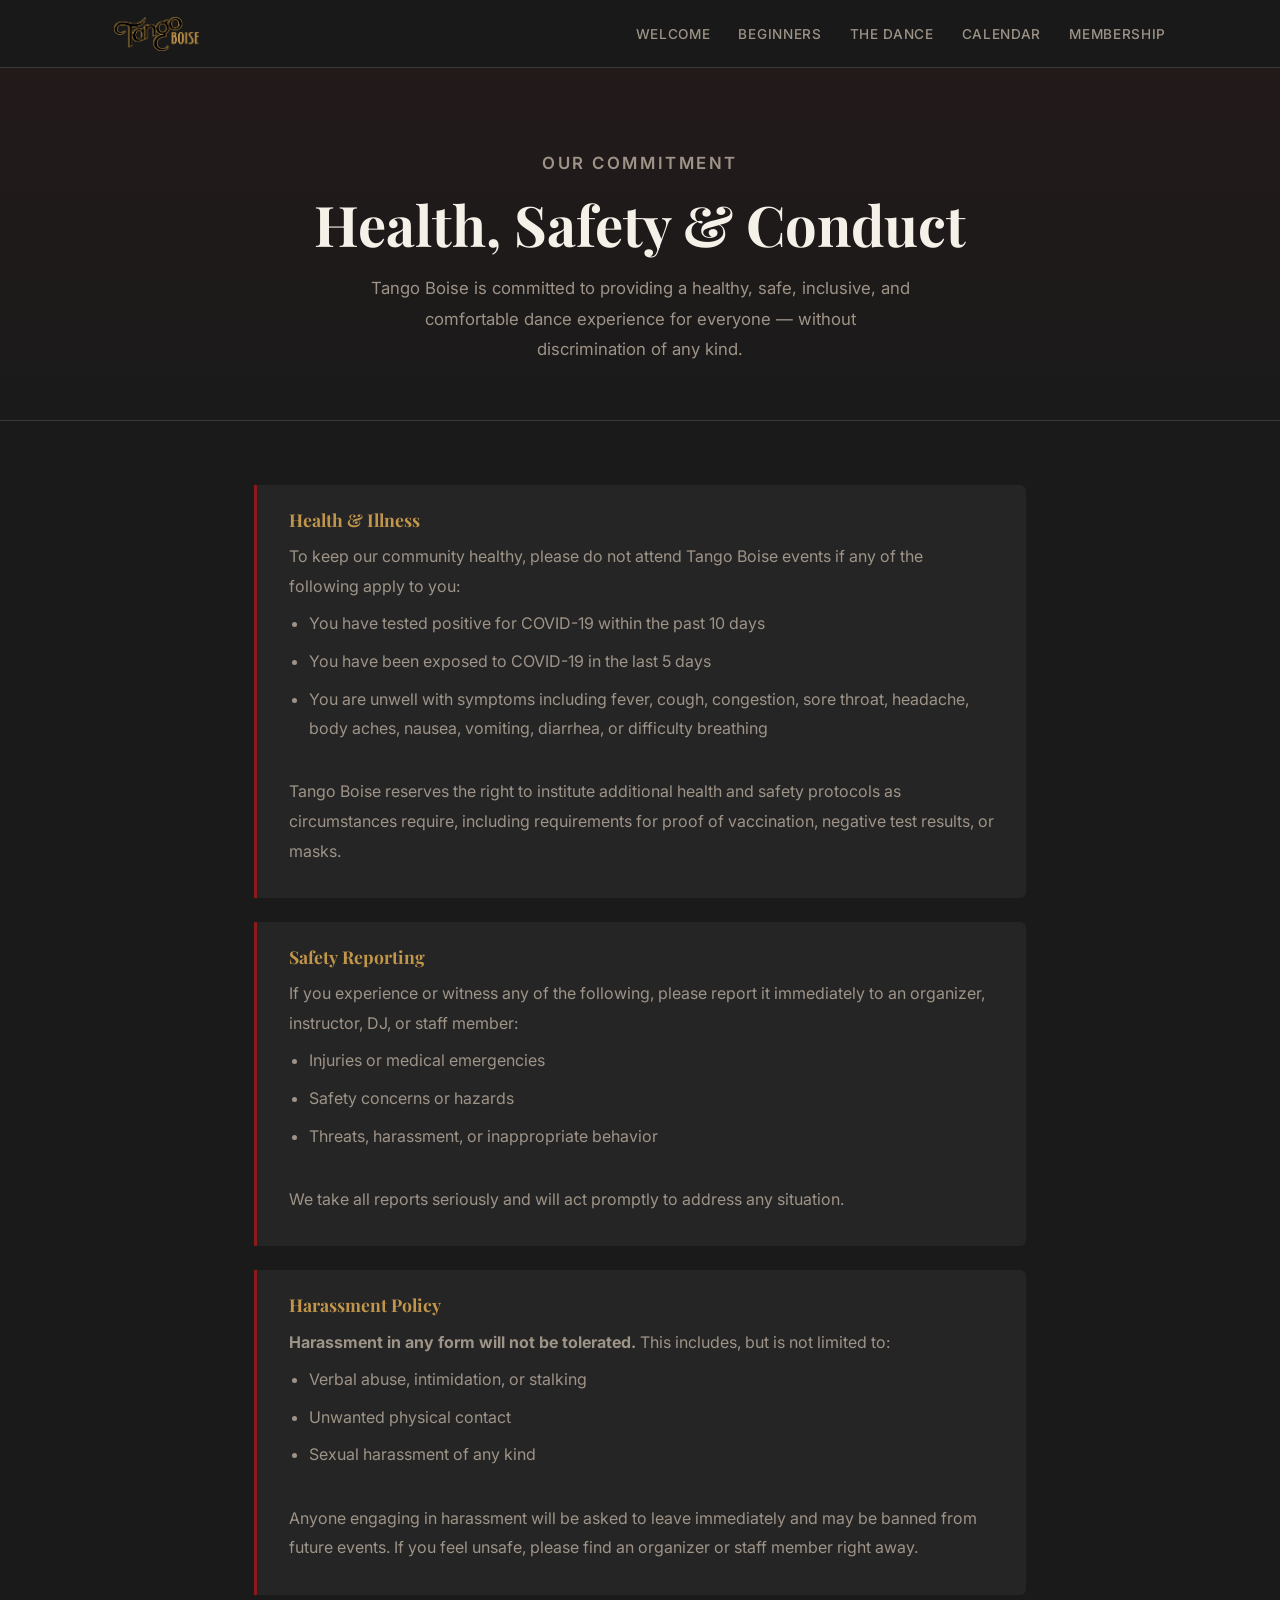
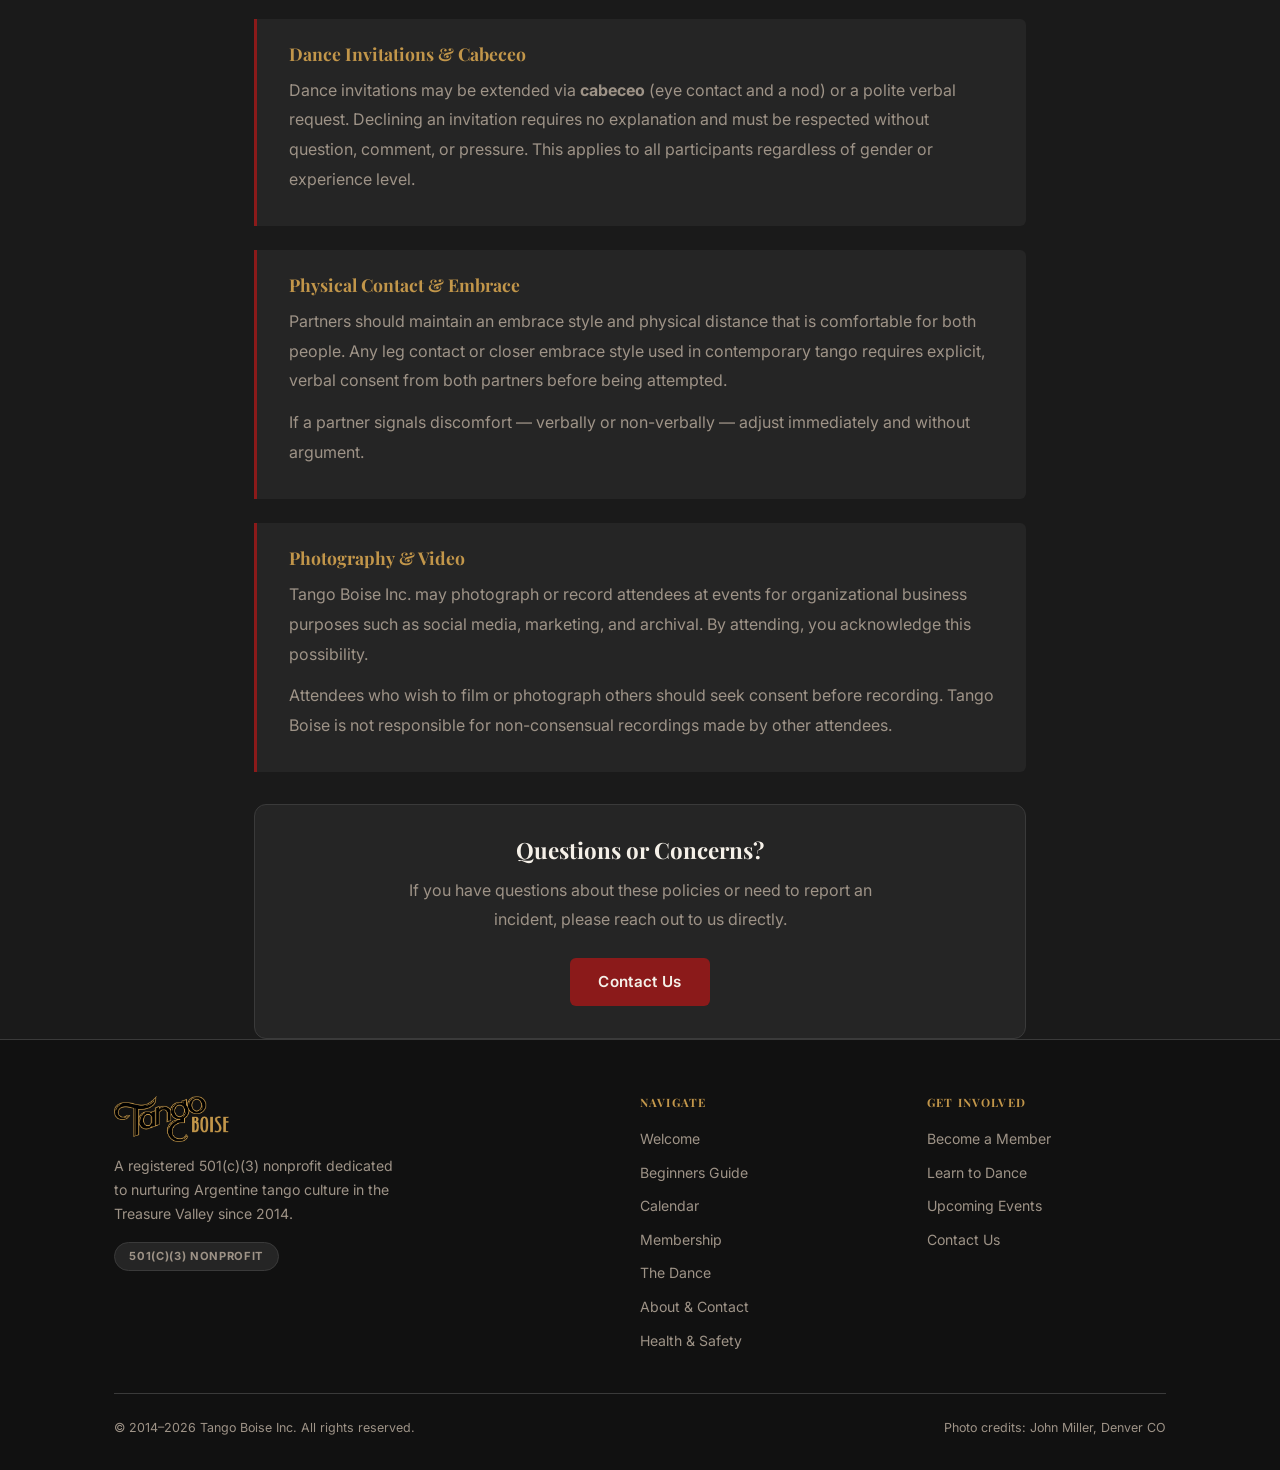
<file: health-safety.html>
<!DOCTYPE html>
<html lang="en">
<head>
  <meta charset="UTF-8">
  <meta name="viewport" content="width=device-width, initial-scale=1.0">
  <title>Health, Safety &amp; Conduct — Tango Boise</title>
  <meta name="description" content="Tango Boise is committed to a healthy, safe, inclusive, and comfortable dance experience for everyone. Read our policies on health, conduct, harassment, and etiquette.">
  <link rel="preconnect" href="https://fonts.googleapis.com">
  <link rel="preconnect" href="https://fonts.gstatic.com" crossorigin>
  <link href="https://fonts.googleapis.com/css2?family=Playfair+Display:ital,wght@0,700;1,400&family=Inter:wght@400;500;600&display=swap" rel="stylesheet">
  <link rel="icon" type="image/png" href="images/favicon.png">
  <link rel="stylesheet" href="css/style.css">
</head>
<body>

<nav class="site-nav" role="navigation" aria-label="Main navigation">
  <div class="nav-inner">
    <a href="index.html" class="nav-logo"><img src="images/logo-tango-boise-title.png" alt="Tango Boise"></a>
    <button class="nav-toggle" aria-label="Toggle menu" aria-expanded="false">
      <span></span><span></span><span></span>
    </button>
    <ul class="nav-links" role="list">
      <li><a href="index.html">Welcome</a></li>
      <li><a href="beginners.html">Beginners</a></li>
      <li><a href="the-dance.html">The Dance</a></li>
      <li><a href="calendar.html">Calendar</a></li>
      <li><a href="membership.html">Membership</a></li>
    </ul>
  </div>
</nav>

<header class="page-header">
  <div class="container">
    <p class="eyebrow">Our Commitment</p>
    <h1>Health, Safety &amp; Conduct</h1>
    <p>Tango Boise is committed to providing a healthy, safe, inclusive, and comfortable dance experience for everyone — without discrimination of any kind.</p>
  </div>
</header>

<main>
  <div class="container" style="max-width:820px;">

    <div class="policy-block">
      <h3>Health &amp; Illness</h3>
      <p>To keep our community healthy, please do not attend Tango Boise events if any of the following apply to you:</p>
      <ul>
        <li>You have tested positive for COVID-19 within the past 10 days</li>
        <li>You have been exposed to COVID-19 in the last 5 days</li>
        <li>You are unwell with symptoms including fever, cough, congestion, sore throat, headache, body aches, nausea, vomiting, diarrhea, or difficulty breathing</li>
      </ul>
      <br>
      <p>Tango Boise reserves the right to institute additional health and safety protocols as circumstances require, including requirements for proof of vaccination, negative test results, or masks.</p>
    </div>

    <div class="policy-block">
      <h3>Safety Reporting</h3>
      <p>If you experience or witness any of the following, please report it immediately to an organizer, instructor, DJ, or staff member:</p>
      <ul>
        <li>Injuries or medical emergencies</li>
        <li>Safety concerns or hazards</li>
        <li>Threats, harassment, or inappropriate behavior</li>
      </ul>
      <br>
      <p>We take all reports seriously and will act promptly to address any situation.</p>
    </div>

    <div class="policy-block">
      <h3>Harassment Policy</h3>
      <p><strong>Harassment in any form will not be tolerated.</strong> This includes, but is not limited to:</p>
      <ul>
        <li>Verbal abuse, intimidation, or stalking</li>
        <li>Unwanted physical contact</li>
        <li>Sexual harassment of any kind</li>
      </ul>
      <br>
      <p>Anyone engaging in harassment will be asked to leave immediately and may be banned from future events. If you feel unsafe, please find an organizer or staff member right away.</p>
    </div>

    <div class="policy-block">
      <h3>Dance Invitations &amp; Cabeceo</h3>
      <p>Dance invitations may be extended via <strong>cabeceo</strong> (eye contact and a nod) or a polite verbal request. Declining an invitation requires no explanation and must be respected without question, comment, or pressure. This applies to all participants regardless of gender or experience level.</p>
    </div>

    <div class="policy-block">
      <h3>Physical Contact &amp; Embrace</h3>
      <p>Partners should maintain an embrace style and physical distance that is comfortable for both people. Any leg contact or closer embrace style used in contemporary tango requires explicit, verbal consent from both partners before being attempted.</p>
      <p style="margin-top:0.75rem;">If a partner signals discomfort — verbally or non-verbally — adjust immediately and without argument.</p>
    </div>

    <div class="policy-block">
      <h3>Photography &amp; Video</h3>
      <p>Tango Boise Inc. may photograph or record attendees at events for organizational business purposes such as social media, marketing, and archival. By attending, you acknowledge this possibility.</p>
      <p style="margin-top:0.75rem;">Attendees who wish to film or photograph others should seek consent before recording. Tango Boise is not responsible for non-consensual recordings made by other attendees.</p>
    </div>

    <div style="background:var(--bg-surface);border:1px solid var(--border);border-radius:var(--radius-lg);padding:2rem;margin-top:2rem;text-align:center;">
      <h3 style="margin-bottom:0.75rem;">Questions or Concerns?</h3>
      <p style="color:var(--text-muted);max-width:480px;margin:0 auto 1.5rem;">If you have questions about these policies or need to report an incident, please reach out to us directly.</p>
      <a href="about.html" class="btn btn-primary">Contact Us</a>
    </div>

  </div>
</main>

<footer class="site-footer">
  <div class="container">
    <div class="footer-inner">
      <div class="footer-brand">
        <div class="nav-logo"><img src="images/logo-tango-boise-title.png" alt="Tango Boise"></div>
        <p>A registered 501(c)(3) nonprofit dedicated to nurturing Argentine tango culture in the Treasure Valley since 2014.</p>
        <span class="footer-badge">501(c)(3) Nonprofit</span>
      </div>
      <div class="footer-col">
        <h4>Navigate</h4>
        <ul>
          <li><a href="index.html">Welcome</a></li>
          <li><a href="beginners.html">Beginners Guide</a></li>
          <li><a href="calendar.html">Calendar</a></li>
          <li><a href="membership.html">Membership</a></li>
          <li><a href="the-dance.html">The Dance</a></li>
          <li><a href="about.html">About &amp; Contact</a></li>
          <li><a href="health-safety.html">Health &amp; Safety</a></li>
        </ul>
      </div>
      <div class="footer-col">
        <h4>Get Involved</h4>
        <ul>
          <li><a href="membership.html">Become a Member</a></li>
          <li><a href="beginners.html">Learn to Dance</a></li>
          <li><a href="calendar.html">Upcoming Events</a></li>
          <li><a href="about.html">Contact Us</a></li>
        </ul>
      </div>
    </div>
    <div class="footer-bottom">
      <span>&copy; 2014–2026 Tango Boise Inc. All rights reserved.</span>
      <span>Photo credits: John Miller, Denver CO</span>
    </div>
  </div>
</footer>

<script src="js/main.js"></script>
</body>
</html>
</file>
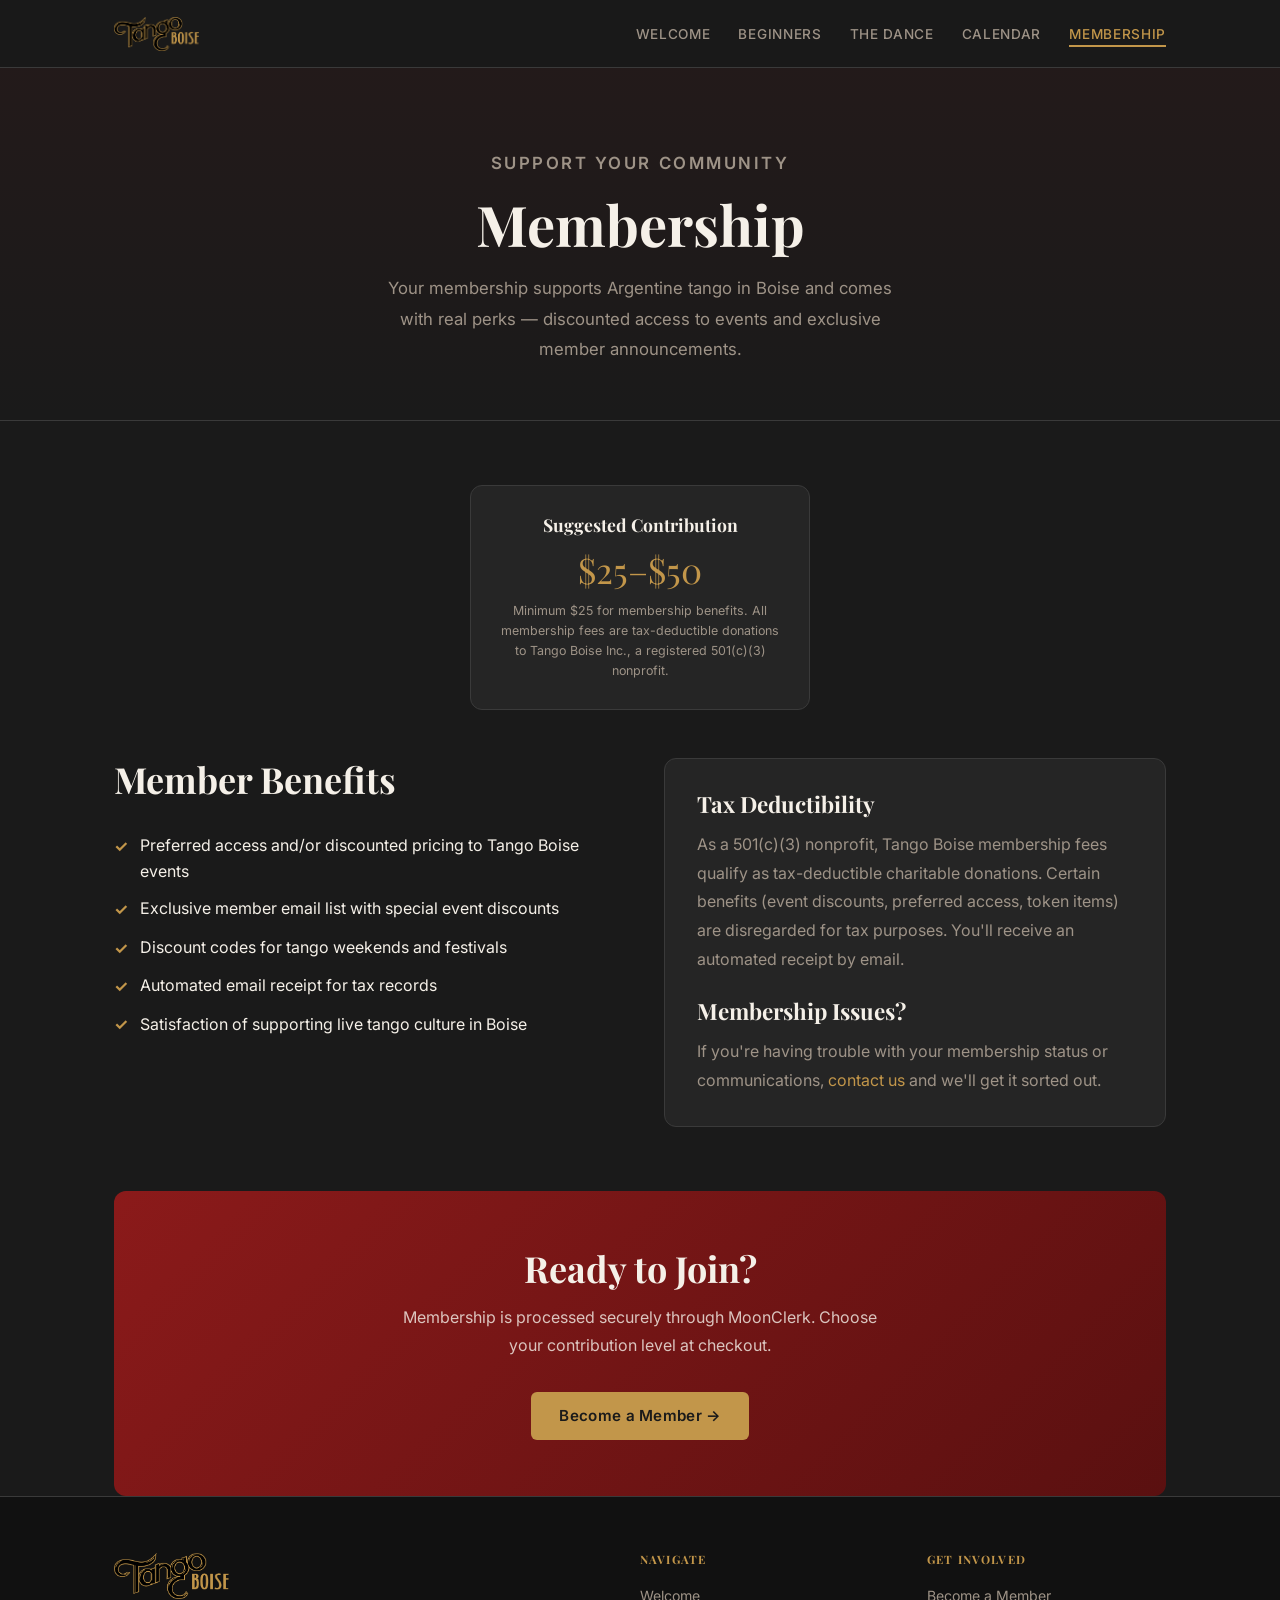
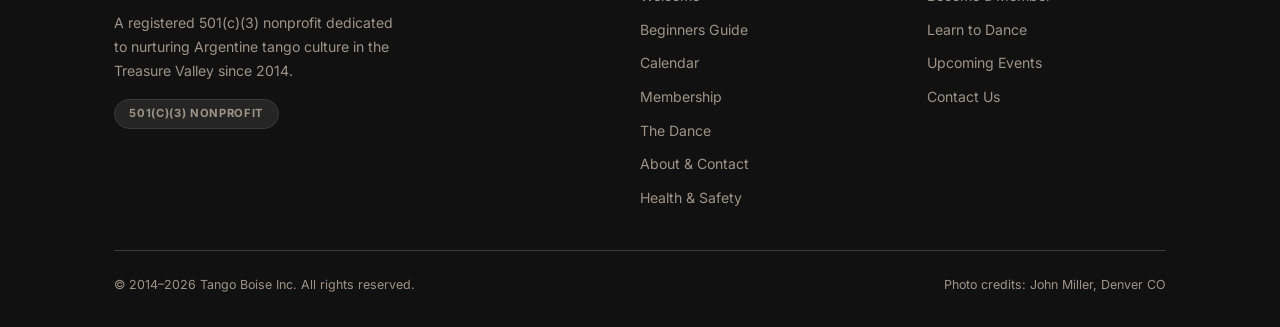
<file: membership.html>
<!DOCTYPE html>
<html lang="en">
<head>
  <meta charset="UTF-8">
  <meta name="viewport" content="width=device-width, initial-scale=1.0">
  <title>Membership — Tango Boise</title>
  <meta name="description" content="Support Argentine tango in Boise. Tango Boise membership gives you preferred access and discounts to events. Join as an individual, household, senior, or student.">
  <link rel="preconnect" href="https://fonts.googleapis.com">
  <link rel="preconnect" href="https://fonts.gstatic.com" crossorigin>
  <link href="https://fonts.googleapis.com/css2?family=Playfair+Display:ital,wght@0,700;1,400&family=Inter:wght@400;500;600&display=swap" rel="stylesheet">
  <link rel="icon" type="image/png" href="images/favicon.png">
  <link rel="stylesheet" href="css/style.css">
</head>
<body>

<nav class="site-nav" role="navigation" aria-label="Main navigation">
  <div class="nav-inner">
    <a href="index.html" class="nav-logo"><img src="images/logo-tango-boise-title.png" alt="Tango Boise"></a>
    <button class="nav-toggle" aria-label="Toggle menu" aria-expanded="false">
      <span></span><span></span><span></span>
    </button>
    <ul class="nav-links" role="list">
      <li><a href="index.html">Welcome</a></li>
      <li><a href="beginners.html">Beginners</a></li>
      <li><a href="the-dance.html">The Dance</a></li>
      <li><a href="calendar.html">Calendar</a></li>
      <li><a href="membership.html">Membership</a></li>
    </ul>
  </div>
</nav>

<header class="page-header">
  <div class="container">
    <p class="eyebrow">Support Your Community</p>
    <h1>Membership</h1>
    <p>Your membership supports Argentine tango in Boise and comes with real perks — discounted access to events and exclusive member announcements.</p>
  </div>
</header>

<main>
  <div class="container">

    <div class="membership-card" style="max-width:340px;margin:0 auto 3rem;text-align:center;">
      <h3>Suggested Contribution</h3>
      <div class="membership-price" style="font-size:2.2rem;">$25–$50</div>
      <div class="membership-note">Minimum $25 for membership benefits. All membership fees are tax-deductible donations to Tango Boise Inc., a registered 501(c)(3) nonprofit.</div>
    </div>

    <div style="display:grid;grid-template-columns:1fr 1fr;gap:3rem;align-items:start;margin-bottom:4rem;">

      <div>
        <h2 style="margin-bottom:1.5rem;">Member Benefits</h2>
        <ul class="benefits-list">
          <li>Preferred access and/or discounted pricing to Tango Boise events</li>
          <li>Exclusive member email list with special event discounts</li>
          <li>Discount codes for tango weekends and festivals</li>
          <li>Automated email receipt for tax records</li>
          <li>Satisfaction of supporting live tango culture in Boise</li>
        </ul>
      </div>

      <div style="background:var(--bg-surface);border:1px solid var(--border);border-radius:var(--radius-lg);padding:2rem;">
        <h3 style="margin-bottom:0.75rem;">Tax Deductibility</h3>
        <p style="color:var(--text-muted);margin-bottom:1.5rem;">
          As a 501(c)(3) nonprofit, Tango Boise membership fees qualify as tax-deductible charitable donations. Certain benefits (event discounts, preferred access, token items) are disregarded for tax purposes. You'll receive an automated receipt by email.
        </p>
        <h3 style="margin-bottom:0.75rem;">Membership Issues?</h3>
        <p style="color:var(--text-muted);">
          If you're having trouble with your membership status or communications, <a href="about.html">contact us</a> and we'll get it sorted out.
        </p>
      </div>

    </div>

    <div style="text-align:center;background:linear-gradient(135deg,var(--accent) 0%,#5a1010 100%);border-radius:var(--radius-lg);padding:3.5rem 2rem;">
      <h2 style="margin-bottom:0.75rem;">Ready to Join?</h2>
      <p style="color:rgba(245,240,232,0.8);max-width:480px;margin:0 auto 2rem;">
        Membership is processed securely through MoonClerk. Choose your contribution level at checkout.
      </p>
      <a href="https://app.moonclerk.com/pay/gs55dw6r4ed" class="btn btn-gold" target="_blank" rel="noopener">
        Become a Member →
      </a>
    </div>

  </div>
</main>

<footer class="site-footer">
  <div class="container">
    <div class="footer-inner">
      <div class="footer-brand">
        <div class="nav-logo"><img src="images/logo-tango-boise-title.png" alt="Tango Boise"></div>
        <p>A registered 501(c)(3) nonprofit dedicated to nurturing Argentine tango culture in the Treasure Valley since 2014.</p>
        <span class="footer-badge">501(c)(3) Nonprofit</span>
      </div>
      <div class="footer-col">
        <h4>Navigate</h4>
        <ul>
          <li><a href="index.html">Welcome</a></li>
          <li><a href="beginners.html">Beginners Guide</a></li>
          <li><a href="calendar.html">Calendar</a></li>
          <li><a href="membership.html">Membership</a></li>
          <li><a href="the-dance.html">The Dance</a></li>
          <li><a href="about.html">About &amp; Contact</a></li>
          <li><a href="health-safety.html">Health &amp; Safety</a></li>
        </ul>
      </div>
      <div class="footer-col">
        <h4>Get Involved</h4>
        <ul>
          <li><a href="membership.html">Become a Member</a></li>
          <li><a href="beginners.html">Learn to Dance</a></li>
          <li><a href="calendar.html">Upcoming Events</a></li>
          <li><a href="about.html">Contact Us</a></li>
        </ul>
      </div>
    </div>
    <div class="footer-bottom">
      <span>&copy; 2014–2026 Tango Boise Inc. All rights reserved.</span>
      <span>Photo credits: John Miller, Denver CO</span>
    </div>
  </div>
</footer>

<script src="js/main.js"></script>
</body>
</html>
</file>
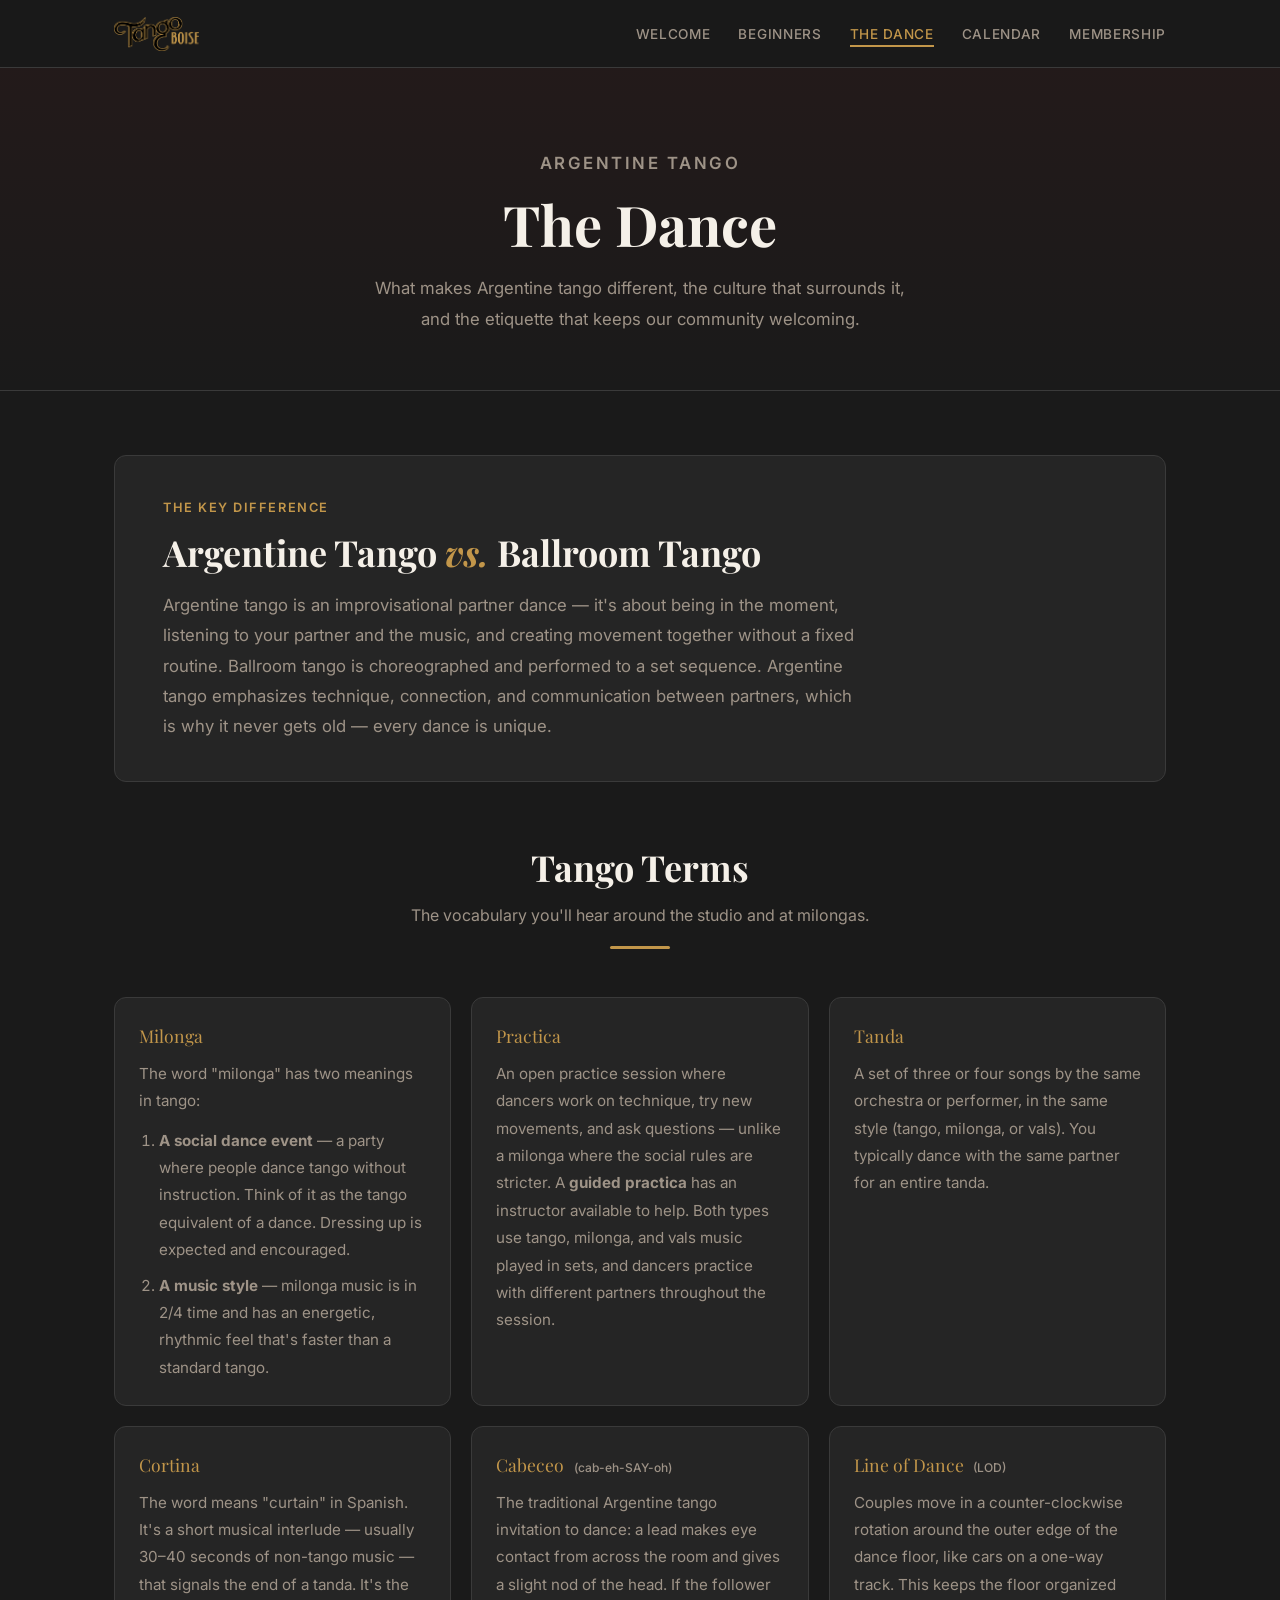
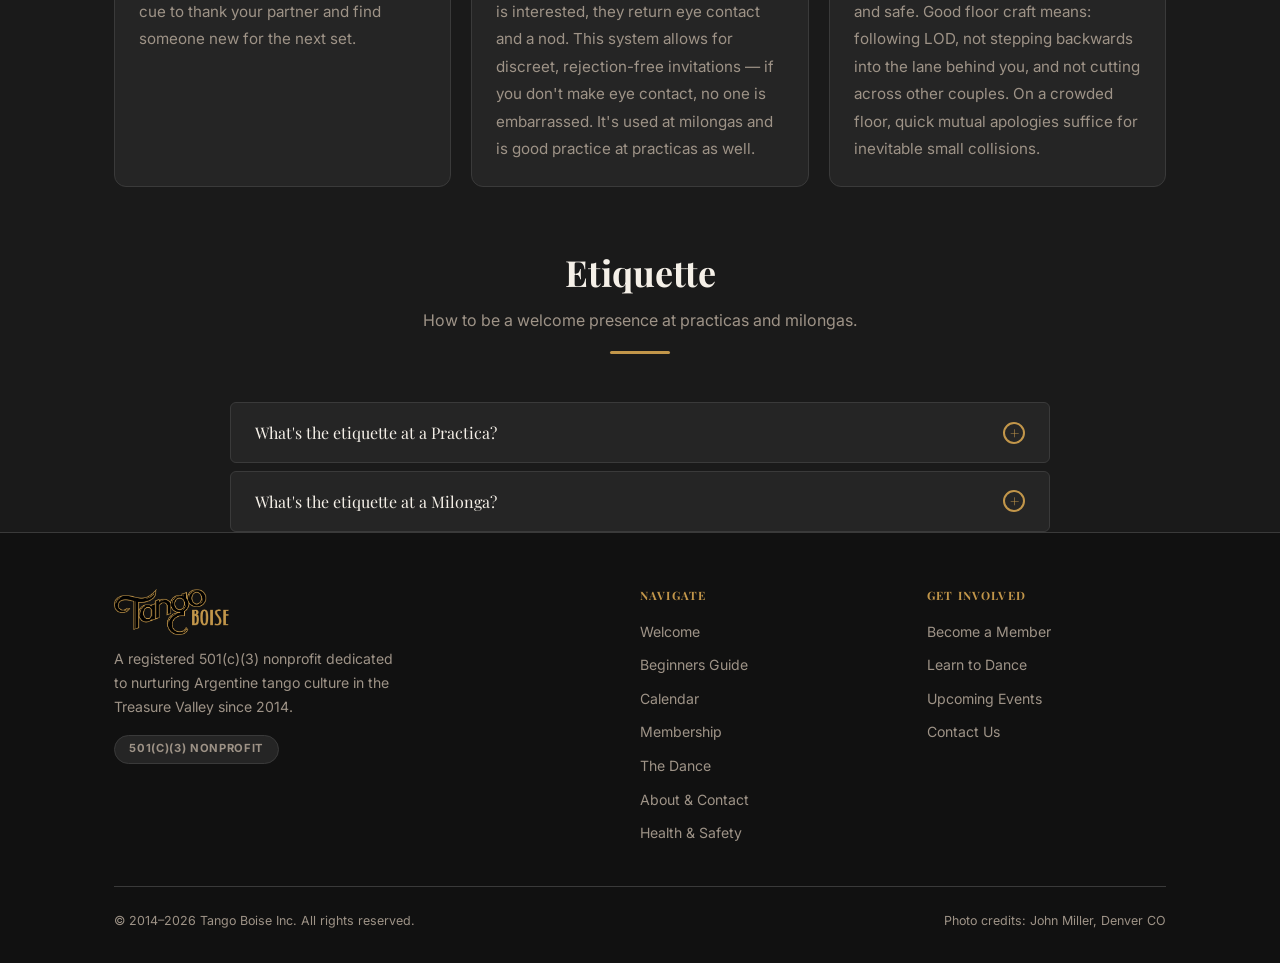
<file: the-dance.html>
<!DOCTYPE html>
<html lang="en">
<head>
  <meta charset="UTF-8">
  <meta name="viewport" content="width=device-width, initial-scale=1.0">
  <title>The Dance — Tango Boise</title>
  <meta name="description" content="Learn about Argentine tango — what makes it different from ballroom tango, milongas, practicas, cabeceo, line of dance, and the etiquette that keeps the community welcoming.">
  <link rel="preconnect" href="https://fonts.googleapis.com">
  <link rel="preconnect" href="https://fonts.gstatic.com" crossorigin>
  <link href="https://fonts.googleapis.com/css2?family=Playfair+Display:ital,wght@0,700;1,400&family=Inter:wght@400;500;600&display=swap" rel="stylesheet">
  <link rel="icon" type="image/png" href="images/favicon.png">
  <link rel="stylesheet" href="css/style.css">
</head>
<body>

<nav class="site-nav" role="navigation" aria-label="Main navigation">
  <div class="nav-inner">
    <a href="index.html" class="nav-logo"><img src="images/logo-tango-boise-title.png" alt="Tango Boise"></a>
    <button class="nav-toggle" aria-label="Toggle menu" aria-expanded="false">
      <span></span><span></span><span></span>
    </button>
    <ul class="nav-links" role="list">
      <li><a href="index.html">Welcome</a></li>
      <li><a href="beginners.html">Beginners</a></li>
      <li><a href="the-dance.html">The Dance</a></li>
      <li><a href="calendar.html">Calendar</a></li>
      <li><a href="membership.html">Membership</a></li>
    </ul>
  </div>
</nav>

<header class="page-header">
  <div class="container">
    <p class="eyebrow">Argentine Tango</p>
    <h1>The Dance</h1>
    <p>What makes Argentine tango different, the culture that surrounds it, and the etiquette that keeps our community welcoming.</p>
  </div>
</header>

<main>
  <div class="container">

    <!-- Intro: Argentine vs Ballroom -->
    <div class="dance-intro">
      <p class="dance-intro-label">The key difference</p>
      <h2>Argentine Tango <em>vs.</em> Ballroom Tango</h2>
      <p>Argentine tango is an improvisational partner dance — it's about being in the moment, listening to your partner and the music, and creating movement together without a fixed routine. Ballroom tango is choreographed and performed to a set sequence. Argentine tango emphasizes technique, connection, and communication between partners, which is why it never gets old — every dance is unique.</p>
    </div>

    <!-- Tango Terms Glossary -->
    <div class="section-header">
      <h2>Tango Terms</h2>
      <p>The vocabulary you'll hear around the studio and at milongas.</p>
      <div class="section-divider"></div>
    </div>

    <dl class="terms-grid">

      <div class="term-card">
        <dt>Milonga</dt>
        <dd>
          The word "milonga" has two meanings in tango:
          <ol>
            <li><strong>A social dance event</strong> — a party where people dance tango without instruction. Think of it as the tango equivalent of a dance. Dressing up is expected and encouraged.</li>
            <li><strong>A music style</strong> — milonga music is in 2/4 time and has an energetic, rhythmic feel that's faster than a standard tango.</li>
          </ol>
        </dd>
      </div>

      <div class="term-card">
        <dt>Practica</dt>
        <dd>An open practice session where dancers work on technique, try new movements, and ask questions — unlike a milonga where the social rules are stricter. A <strong>guided practica</strong> has an instructor available to help. Both types use tango, milonga, and vals music played in sets, and dancers practice with different partners throughout the session.</dd>
      </div>

      <div class="term-card">
        <dt>Tanda</dt>
        <dd>A set of three or four songs by the same orchestra or performer, in the same style (tango, milonga, or vals). You typically dance with the same partner for an entire tanda.</dd>
      </div>

      <div class="term-card">
        <dt>Cortina</dt>
        <dd>The word means "curtain" in Spanish. It's a short musical interlude — usually 30–40 seconds of non-tango music — that signals the end of a tanda. It's the cue to thank your partner and find someone new for the next set.</dd>
      </div>

      <div class="term-card">
        <dt>Cabeceo <span class="term-pronounce">(cab-eh-SAY-oh)</span></dt>
        <dd>The traditional Argentine tango invitation to dance: a lead makes eye contact from across the room and gives a slight nod of the head. If the follower is interested, they return eye contact and a nod. This system allows for discreet, rejection-free invitations — if you don't make eye contact, no one is embarrassed. It's used at milongas and is good practice at practicas as well.</dd>
      </div>

      <div class="term-card">
        <dt>Line of Dance <span class="term-pronounce">(LOD)</span></dt>
        <dd>Couples move in a counter-clockwise rotation around the outer edge of the dance floor, like cars on a one-way track. This keeps the floor organized and safe. Good floor craft means: following LOD, not stepping backwards into the lane behind you, and not cutting across other couples. On a crowded floor, quick mutual apologies suffice for inevitable small collisions.</dd>
      </div>

    </dl>

    <!-- Etiquette FAQ accordion -->
    <div class="section-header">
      <h2>Etiquette</h2>
      <p>How to be a welcome presence at practicas and milongas.</p>
      <div class="section-divider"></div>
    </div>

    <div class="faq-section">
      <div class="faq-list">

        <div class="faq-item">
          <button class="faq-question" aria-expanded="false">
            What's the etiquette at a Practica?
            <span class="faq-icon" aria-hidden="true">+</span>
          </button>
          <div class="faq-answer" role="region">
            <div class="faq-answer-inner">
              Be friendly, patient, and supportive. If something isn't working, phrase it constructively — "Can we try that again?" rather than placing blame. Remember: everyone is still learning, no matter how long they've been dancing. Positive feedback and a good attitude make practice better for everyone.
            </div>
          </div>
        </div>

        <div class="faq-item">
          <button class="faq-question" aria-expanded="false">
            What's the etiquette at a Milonga?
            <span class="faq-icon" aria-hidden="true">+</span>
          </button>
          <div class="faq-answer" role="region">
            <div class="faq-answer-inner">
              Dress your tango best! If the milonga is at a private home venue, bring refreshments to share. Do not give instruction or corrections on the dance floor — save feedback for practicas. Dance what you know confidently. Use cabeceo to invite partners. Be a considerate floorcraft partner and respect the line of dance.
            </div>
          </div>
        </div>

      </div>
    </div><!-- /.faq-section -->

  </div>
</main>

<footer class="site-footer">
  <div class="container">
    <div class="footer-inner">
      <div class="footer-brand">
        <div class="nav-logo"><img src="images/logo-tango-boise-title.png" alt="Tango Boise"></div>
        <p>A registered 501(c)(3) nonprofit dedicated to nurturing Argentine tango culture in the Treasure Valley since 2014.</p>
        <span class="footer-badge">501(c)(3) Nonprofit</span>
      </div>
      <div class="footer-col">
        <h4>Navigate</h4>
        <ul>
          <li><a href="index.html">Welcome</a></li>
          <li><a href="beginners.html">Beginners Guide</a></li>
          <li><a href="calendar.html">Calendar</a></li>
          <li><a href="membership.html">Membership</a></li>
          <li><a href="the-dance.html">The Dance</a></li>
          <li><a href="about.html">About &amp; Contact</a></li>
          <li><a href="health-safety.html">Health &amp; Safety</a></li>
        </ul>
      </div>
      <div class="footer-col">
        <h4>Get Involved</h4>
        <ul>
          <li><a href="membership.html">Become a Member</a></li>
          <li><a href="beginners.html">Learn to Dance</a></li>
          <li><a href="calendar.html">Upcoming Events</a></li>
          <li><a href="about.html">Contact Us</a></li>
        </ul>
      </div>
    </div>
    <div class="footer-bottom">
      <span>&copy; 2014–2026 Tango Boise Inc. All rights reserved.</span>
      <span>Photo credits: John Miller, Denver CO</span>
    </div>
  </div>
</footer>

<script src="js/main.js"></script>
</body>
</html>
</file>
<file: css/style.css>
/* ===== Variables & Reset ===== */
*, *::before, *::after { box-sizing: border-box; margin: 0; padding: 0; }

:root {
  --bg:           #1a1a1a;
  --bg-surface:   #252525;
  --bg-surface-2: #2f2f2f;
  --accent:       #8B1A1A;
  --accent-hover: #A52020;
  --gold:         #C2964A;
  --gold-light:   #D6AE6E;
  --text:         #F5F0E8;
  --text-muted:   #9E9387;
  --border:       #3a3a3a;
  --radius:       6px;
  --radius-lg:    12px;
  --shadow:       0 4px 20px rgba(0,0,0,0.5);
  --transition:   0.2s ease;
  --max-width:    1100px;
  --nav-height:   68px;
}

html { scroll-behavior: smooth; }

body {
  font-family: 'Inter', system-ui, -apple-system, sans-serif;
  background: var(--bg);
  color: var(--text);
  line-height: 1.6;
  font-size: 16px;
}

a { color: var(--gold); text-decoration: none; transition: color var(--transition); }
a:hover { color: var(--gold-light); }
img { max-width: 100%; display: block; }

/* ===== Typography ===== */
h1, h2, h3, h4 {
  font-family: 'Playfair Display', Georgia, serif;
  font-weight: 700;
  line-height: 1.2;
  color: var(--text);
}
h1 { font-size: clamp(2rem, 5vw, 3.5rem); }
h2 { font-size: clamp(1.5rem, 3vw, 2.25rem); }
h3 { font-size: clamp(1.05rem, 2vw, 1.4rem); }
h4 { font-size: 1rem; }

em { font-style: italic; }
.gold { color: var(--gold); }
.text-muted { color: var(--text-muted); }
p { line-height: 1.8; }

/* ===== Layout ===== */
.container { max-width: var(--max-width); margin: 0 auto; padding: 0 1.5rem; }
section { padding: 5rem 0; }

.section-header { text-align: center; margin-bottom: 3rem; }
.section-header h2 { margin-bottom: 0.75rem; }
.section-header p { color: var(--text-muted); max-width: 560px; margin: 0 auto; }
.section-divider { width: 60px; height: 3px; background: var(--gold); margin: 1rem auto; border-radius: 2px; }

/* ===== Navigation ===== */
.site-nav {
  position: sticky; top: 0; z-index: 100;
  background: rgba(26,26,26,0.96);
  backdrop-filter: blur(10px);
  border-bottom: 1px solid var(--border);
  height: var(--nav-height);
}

.nav-inner {
  max-width: var(--max-width); margin: 0 auto; padding: 0 1.5rem;
  height: 100%; display: flex; align-items: center; justify-content: space-between;
}

.nav-logo {
  font-family: 'Playfair Display', Georgia, serif;
  font-size: 1.4rem; font-weight: 700;
  color: var(--text); letter-spacing: 0.02em;
  display: flex; align-items: center;
}
.nav-logo span { color: var(--gold); }
.nav-logo:hover { color: var(--text); }
.nav-logo img { height: 34px; width: auto; display: block; }

.nav-links { display: flex; gap: 1.75rem; list-style: none; align-items: center; }

.nav-links a {
  color: var(--text-muted);
  font-size: 0.85rem; font-weight: 500;
  letter-spacing: 0.05em; text-transform: uppercase;
  padding-bottom: 3px;
  border-bottom: 2px solid transparent;
  transition: color var(--transition), border-color var(--transition);
}
.nav-links a:hover, .nav-links a.active {
  color: var(--gold); border-bottom-color: var(--gold);
}

.nav-toggle {
  display: none; flex-direction: column; gap: 5px;
  background: none; border: none; cursor: pointer; padding: 4px;
}
.nav-toggle span {
  display: block; width: 24px; height: 2px;
  background: var(--text); border-radius: 2px;
  transition: all var(--transition);
}
.nav-toggle.open span:nth-child(1) { transform: rotate(45deg) translate(5px, 5px); }
.nav-toggle.open span:nth-child(2) { opacity: 0; }
.nav-toggle.open span:nth-child(3) { transform: rotate(-45deg) translate(5px, -5px); }

/* ===== Buttons ===== */
.btn {
  display: inline-block;
  padding: 0.75rem 1.75rem;
  border-radius: var(--radius);
  font-weight: 600; font-size: 0.95rem;
  letter-spacing: 0.02em;
  transition: all var(--transition);
  cursor: pointer; border: none; text-align: center;
}
.btn-primary { background: var(--accent); color: var(--text); }
.btn-primary:hover {
  background: var(--accent-hover); color: var(--text);
  transform: translateY(-1px); box-shadow: 0 4px 16px rgba(139,26,26,0.4);
}
.btn-outline { background: transparent; color: var(--gold); border: 2px solid var(--gold); }
.btn-outline:hover {
  background: var(--gold); color: var(--bg);
  transform: translateY(-1px);
}
.btn-gold { background: var(--gold); color: var(--bg); }
.btn-gold:hover {
  background: var(--gold-light); color: var(--bg);
  transform: translateY(-1px);
}

/* ===== Hero ===== */
.hero {
  position: relative; min-height: 90vh;
  display: flex; align-items: center;
  overflow: hidden;
  background: linear-gradient(135deg, #0d0d0d 0%, #1a0808 50%, #1a1a1a 100%);
}

.hero-bg {
  position: absolute; inset: 0;
  background-image: url('../images/tangoochos-8384.jpg');
  background-size: cover;
  background-position: center 30%;
  opacity: 0.18;
}

.hero::before {
  content: '';
  position: absolute; inset: 0;
  background:
    radial-gradient(ellipse at 15% 55%, rgba(139,26,26,0.25) 0%, transparent 55%),
    radial-gradient(ellipse at 85% 15%, rgba(201,168,76,0.07) 0%, transparent 45%);
}

.hero-content { position: relative; z-index: 1; padding: 4rem 0; }

.eyebrow {
  font-size: 0.8rem; font-weight: 600;
  letter-spacing: 0.15em; text-transform: uppercase;
  color: var(--gold); margin-bottom: 1.25rem;
}

.hero-logo { width: min(420px, 80vw); height: auto; margin-bottom: 1.75rem; }

.hero h1 { margin-bottom: 1.5rem; max-width: 700px; }

.hero > .container > p {
  font-size: 1.1rem; color: var(--text-muted);
  max-width: 520px; margin-bottom: 2.5rem;
}

.hero-buttons { display: flex; gap: 1rem; flex-wrap: wrap; }

.hero-badge {
  position: absolute; bottom: 3rem; right: 3rem;
  background: var(--bg-surface);
  border: 1px solid var(--border);
  border-radius: var(--radius-lg);
  padding: 1.5rem 1.75rem;
  text-align: center; max-width: 230px;
  box-shadow: var(--shadow);
}
.hero-badge .badge-label {
  font-size: 0.7rem; text-transform: uppercase;
  letter-spacing: 0.12em; color: var(--gold);
  font-weight: 700; margin-bottom: 0.5rem;
}
.hero-badge .badge-title {
  font-family: 'Playfair Display', serif;
  font-size: 1.1rem; margin-bottom: 0.25rem;
}
.hero-badge .badge-date {
  font-size: 0.85rem; color: var(--text-muted); margin-bottom: 1rem;
}

/* ===== Featured Event ===== */
.featured-event {
  background: linear-gradient(135deg, var(--accent) 0%, #5a1010 100%);
  border-radius: var(--radius-lg);
  padding: 3rem;
  display: flex; align-items: center; justify-content: space-between;
  gap: 2rem; flex-wrap: wrap;
  margin-bottom: 2.5rem;
  position: relative; overflow: hidden;
}
.featured-event::before {
  content: ''; position: absolute; top: -60%; right: -5%;
  width: 500px; height: 500px;
  background: rgba(255,255,255,0.025);
  border-radius: 50%;
}
.featured-label {
  font-size: 0.72rem; text-transform: uppercase;
  letter-spacing: 0.14em; font-weight: 700;
  color: rgba(245,240,232,0.65); margin-bottom: 0.5rem;
}
.featured-event h2 { margin-bottom: 0.5rem; }
.featured-event .event-date-text {
  font-size: 1rem; color: rgba(245,240,232,0.8); margin-bottom: 1.5rem;
}
.featured-deco {
  font-family: 'Playfair Display', serif;
  font-size: 5rem; font-style: italic;
  color: rgba(255,255,255,0.06);
  user-select: none; line-height: 1;
}

/* ===== Event Cards ===== */
.events-grid {
  display: grid;
  grid-template-columns: repeat(auto-fill, minmax(300px, 1fr));
  gap: 1.25rem;
}

.event-card {
  background: var(--bg-surface);
  border: 1px solid var(--border);
  border-radius: var(--radius-lg);
  padding: 1.5rem;
  display: flex; gap: 1.25rem;
  cursor: pointer;
  transition: transform var(--transition), border-color var(--transition);
}
.event-card:hover, .event-card:focus-visible { transform: translateY(-2px); border-color: var(--gold); }

/* ===== Event details modal (homepage + calendar page) ===== */
.event-modal-overlay {
  display: none; position: fixed; inset: 0; z-index: 200;
  background: rgba(0,0,0,0.75);
  align-items: center; justify-content: center;
  padding: 1.5rem;
}
.event-modal-overlay.open { display: flex; }
.event-modal {
  background: var(--bg-surface);
  border: 1px solid var(--border);
  border-radius: var(--radius-lg);
  padding: 2rem;
  max-width: 480px; width: 100%;
  max-height: 85vh;
  display: flex; flex-direction: column;
  overflow: hidden;
  position: relative;
}
.event-modal h3 { font-size: 1.3rem; margin: 0.5rem 0 0.75rem; }
.event-modal .modal-datetime { color: var(--text); font-size: 0.95rem; margin-bottom: 0.75rem; }
.event-modal .modal-venue { font-size: 0.9rem; margin-bottom: 0.25rem; }
.event-modal .modal-address { color: var(--text-muted); }
.event-modal .modal-directions { font-size: 0.85rem; color: var(--gold); }
.event-modal .modal-directions:hover { color: var(--gold-light); }
.event-modal p { font-size: 0.9rem; color: rgba(245,240,232,0.8); margin-bottom: 0.75rem; line-height: 1.5; }
#event-modal-body { display: flex; flex-direction: column; min-height: 0; overflow: hidden; }
#event-modal-body > *:not(.modal-description) { flex-shrink: 0; }
.event-modal .modal-description {
  flex: 1 1 auto; min-height: 0; overflow-y: auto;
  padding-right: 0.5rem; margin-right: -0.5rem;
}
.event-modal-close {
  position: absolute; top: 1rem; right: 1rem;
  background: var(--bg-surface-2); border: 1px solid var(--border);
  color: var(--text); border-radius: 50%;
  width: 32px; height: 32px; font-size: 1.1rem;
  cursor: pointer; display: flex; align-items: center; justify-content: center;
  transition: background var(--transition);
}
.event-modal-close:hover { background: var(--accent); }

.event-date-block {
  flex-shrink: 0; text-align: center;
  background: var(--accent);
  border-radius: var(--radius);
  padding: 0.75rem;
  min-width: 58px;
  display: flex; flex-direction: column; align-items: center; justify-content: center;
}
.event-date-block .month {
  font-size: 0.6rem; text-transform: uppercase;
  letter-spacing: 0.08em; font-weight: 700;
  color: rgba(245,240,232,0.75);
}
.event-date-block .day {
  font-family: 'Playfair Display', serif;
  font-size: 1.6rem; line-height: 1.1;
  color: var(--text);
}
.event-date-block.muted { background: var(--bg-surface-2); }

.event-info h3 { font-size: 1rem; margin-bottom: 0.35rem; }
.event-meta {
  font-size: 0.82rem; color: var(--text-muted);
  display: flex; flex-direction: column; gap: 0.2rem;
}
.event-tag {
  display: inline-block;
  font-size: 0.68rem; font-weight: 700;
  letter-spacing: 0.06em; text-transform: uppercase;
  color: var(--gold); border: 1px solid rgba(201,168,76,0.4);
  border-radius: 20px; padding: 0.15rem 0.6rem;
  margin-bottom: 0.5rem;
}

/* ===== Beginners Steps ===== */
.beginners-callout {
  background: var(--bg-surface);
  border: 1px solid var(--border);
  border-radius: var(--radius-lg);
  padding: 3rem;
  display: grid; grid-template-columns: 1fr 1fr;
  gap: 3rem; align-items: center;
}
.beginners-steps { display: flex; flex-direction: column; gap: 1.25rem; }
.step { display: flex; gap: 1rem; align-items: flex-start; }
.step-num {
  width: 32px; height: 32px;
  background: var(--accent); border-radius: 50%;
  display: flex; align-items: center; justify-content: center;
  flex-shrink: 0; font-size: 0.8rem; font-weight: 700;
}
.step-body strong { display: block; margin-bottom: 0.2rem; }
.step-body span { color: var(--text-muted); font-size: 0.9rem; }
.beginners-callout-divider { border-left: 1px solid var(--border); padding-left: 3rem; }

/* ===== Newsletter ===== */
.newsletter-section {
  background: var(--bg-surface);
  border-top: 1px solid var(--border);
  border-bottom: 1px solid var(--border);
}
.newsletter-inner { max-width: 540px; margin: 0 auto; text-align: center; }
.newsletter-inner h2 { margin-bottom: 0.75rem; }
.newsletter-inner > p { color: var(--text-muted); margin-bottom: 2rem; }

.newsletter-form { display: flex; gap: 0.75rem; flex-wrap: wrap; }
.newsletter-form input {
  flex: 1; min-width: 200px;
  padding: 0.75rem 1.25rem;
  background: var(--bg); border: 1px solid var(--border);
  border-radius: var(--radius);
  color: var(--text); font-size: 0.95rem; font-family: inherit;
  transition: border-color var(--transition);
}
.newsletter-form input:focus { outline: none; border-color: var(--gold); }
.newsletter-form input::placeholder { color: var(--text-muted); }
.newsletter-footnote { font-size: 0.78rem; color: var(--text-muted); margin-top: 0.75rem; }

/* ===== Page Header ===== */
.page-header {
  padding: 5rem 0 3.5rem; text-align: center;
  background: linear-gradient(180deg, rgba(139,26,26,0.08) 0%, transparent 100%);
  border-bottom: 1px solid var(--border);
  margin-bottom: 4rem;
}
.page-header .eyebrow { margin-bottom: 0.75rem; }
.page-header h1 { margin-bottom: 1rem; }
.page-header p { color: var(--text-muted); max-width: 540px; margin: 0 auto; font-size: 1.05rem; }

/* ===== Dance Intro ===== */
.dance-intro {
  background: var(--bg-surface);
  border: 1px solid var(--border);
  border-radius: var(--radius-lg);
  padding: 2.5rem 3rem;
  margin-bottom: 4rem;
}
.dance-intro-label {
  font-size: 0.8rem; font-weight: 600;
  letter-spacing: 0.12em; text-transform: uppercase;
  color: var(--gold); margin-bottom: 0.75rem;
}
.dance-intro h2 { margin-bottom: 1rem; max-width: 600px; }
.dance-intro h2 em { color: var(--gold); font-style: italic; }
.dance-intro > p:last-child { color: var(--text-muted); font-size: 1.05rem; max-width: 700px; }

/* ===== Tango Terms Glossary ===== */
.terms-grid {
  display: grid;
  grid-template-columns: repeat(auto-fill, minmax(260px, 1fr));
  gap: 1.25rem;
  margin-bottom: 4rem;
}
.term-card {
  background: var(--bg-surface);
  border: 1px solid var(--border);
  border-radius: var(--radius-lg);
  padding: 1.5rem;
}
.term-card dt {
  font-family: 'Playfair Display', serif;
  font-size: 1.1rem; color: var(--gold);
  margin-bottom: 0.6rem;
}
.term-pronounce {
  font-family: 'Inter', sans-serif;
  font-size: 0.75rem; font-weight: 500;
  color: var(--text-muted); margin-left: 0.35rem;
}
.term-card dd { color: var(--text-muted); line-height: 1.8; font-size: 0.95rem; }
.term-card dd ol { padding-left: 1.25rem; margin-top: 0.75rem; display: flex; flex-direction: column; gap: 0.5rem; }

/* ===== FAQ Accordion ===== */
.faq-section { max-width: 820px; margin: 0 auto; }
.faq-category { margin-bottom: 3rem; }
.faq-category-title {
  font-size: 0.75rem; font-weight: 700;
  text-transform: uppercase; letter-spacing: 0.12em;
  color: var(--gold); margin-bottom: 1rem;
  padding-bottom: 0.5rem;
  border-bottom: 1px solid var(--border);
}
.faq-list { display: flex; flex-direction: column; gap: 0.5rem; }

.faq-item {
  background: var(--bg-surface);
  border: 1px solid var(--border);
  border-radius: var(--radius);
  overflow: hidden;
}

.faq-question {
  width: 100%; background: none; border: none;
  color: var(--text);
  font-family: 'Playfair Display', serif;
  font-size: 1rem; text-align: left;
  padding: 1.15rem 1.5rem;
  cursor: pointer;
  display: flex; align-items: center; justify-content: space-between; gap: 1rem;
  transition: background var(--transition);
}
.faq-question:hover { background: var(--bg-surface-2); }

.faq-icon {
  flex-shrink: 0; width: 22px; height: 22px;
  border: 2px solid var(--gold); border-radius: 50%;
  display: flex; align-items: center; justify-content: center;
  color: var(--gold); font-size: 1rem; line-height: 1;
  transition: transform var(--transition), background var(--transition), color var(--transition);
}
.faq-item.open .faq-icon {
  transform: rotate(45deg); background: var(--gold); color: var(--bg);
}

.faq-answer { max-height: 0; overflow: hidden; transition: max-height 0.35s ease; }
.faq-item.open .faq-answer { max-height: 600px; }
.faq-answer-inner {
  padding: 1.25rem 1.5rem 1.5rem;
  color: var(--text-muted); line-height: 1.85;
  border-top: 1px solid var(--border);
}

/* ===== Membership ===== */
.membership-card {
  background: var(--bg-surface);
  border: 1px solid var(--border);
  border-radius: var(--radius-lg);
  padding: 1.75rem;
  transition: border-color var(--transition), transform var(--transition);
}
.membership-card:hover { border-color: var(--gold); transform: translateY(-2px); }
.membership-card h3 { font-size: 1.1rem; margin-bottom: 0.4rem; }
.membership-price {
  font-family: 'Playfair Display', serif;
  font-size: 1.6rem; color: var(--gold); margin-bottom: 0.2rem;
}
.membership-note { font-size: 0.78rem; color: var(--text-muted); }

.benefits-list { list-style: none; margin-top: 2rem; display: flex; flex-direction: column; gap: 0.75rem; }
.benefits-list li { display: flex; gap: 0.75rem; align-items: flex-start; }
.benefits-list li::before {
  content: '✓';
  color: var(--gold); font-weight: 700; flex-shrink: 0; margin-top: 0.05em;
}

/* ===== Policy ===== */
.policy-block {
  background: var(--bg-surface);
  border-left: 3px solid var(--accent);
  border-radius: 0 var(--radius) var(--radius) 0;
  padding: 1.5rem 2rem;
  margin-bottom: 1.5rem;
}
.policy-block h3 { font-size: 1.1rem; color: var(--gold); margin-bottom: 0.75rem; }
.policy-block p, .policy-block li {
  color: var(--text-muted); line-height: 1.85; margin-bottom: 0.5rem;
}
.policy-block ul { padding-left: 1.25rem; }

/* ===== Calendar ===== */
.calendar-tabs { display: flex; gap: 0.5rem; margin-bottom: 1.5rem; }
.cal-tab {
  padding: 0.6rem 1.25rem; border-radius: var(--radius);
  font-size: 0.85rem; font-weight: 600; cursor: pointer;
  border: 1px solid var(--border); background: var(--bg-surface);
  color: var(--text-muted); transition: all var(--transition);
}
.cal-tab.active { background: var(--accent); border-color: var(--accent); color: var(--text); }
.cal-tab:hover:not(.active) { border-color: var(--gold); color: var(--gold); }

.calendar-embed {
  background: var(--bg-surface);
  border: 1px solid var(--border);
  border-radius: var(--radius-lg);
  overflow: hidden; margin-bottom: 1.25rem;
}
.calendar-embed iframe { width: 100%; border: none; min-height: 520px; display: block; }
.calendar-hint { font-size: 0.82rem; color: var(--text-muted); text-align: center; }

/* Show desktop calendar on wide screens, mobile (agenda) on narrow */
.cal-mobile { display: none; }
@media (max-width: 600px) {
  .cal-desktop { display: none; }
  .cal-mobile { display: block; }
}

/* ===== Contact / About ===== */
.about-grid { display: grid; grid-template-columns: 3fr 2fr; gap: 4rem; align-items: start; }
.contact-card {
  background: var(--bg-surface);
  border: 1px solid var(--border);
  border-radius: var(--radius-lg);
  padding: 2rem;
}
.contact-card h3 { margin-bottom: 1.5rem; }
.contact-row { display: flex; gap: 1rem; align-items: flex-start; margin-bottom: 1.25rem; }
.contact-icon {
  width: 36px; height: 36px; flex-shrink: 0;
  background: var(--bg-surface-2); border-radius: var(--radius);
  display: flex; align-items: center; justify-content: center;
  font-size: 1rem;
}
.contact-row p { color: var(--text-muted); font-size: 0.9rem; margin-top: 0.2rem; }

/* ===== Footer ===== */
.site-footer { background: #111; border-top: 1px solid var(--border); padding: 3.5rem 0 2rem; }
.footer-inner {
  display: grid; grid-template-columns: 2fr 1fr 1fr;
  gap: 3rem; margin-bottom: 2.5rem;
}
.footer-brand .nav-logo { margin-bottom: 0.75rem; }
.footer-brand .nav-logo img { height: 46px; }
.footer-brand p { color: var(--text-muted); font-size: 0.88rem; line-height: 1.7; max-width: 280px; }
.footer-badge {
  display: inline-flex; align-items: center; gap: 0.5rem;
  background: var(--bg-surface); border: 1px solid var(--border);
  border-radius: 20px; padding: 0.3rem 0.9rem;
  font-size: 0.7rem; font-weight: 700; letter-spacing: 0.06em;
  color: var(--text-muted); text-transform: uppercase;
  margin-top: 1rem;
}
.footer-col h4 {
  font-size: 0.72rem; text-transform: uppercase;
  letter-spacing: 0.1em; color: var(--gold); margin-bottom: 1rem;
}
.footer-col ul { list-style: none; display: flex; flex-direction: column; gap: 0.5rem; }
.footer-col a { color: var(--text-muted); font-size: 0.88rem; }
.footer-col a:hover { color: var(--text); }
.footer-bottom {
  border-top: 1px solid var(--border); padding-top: 1.5rem;
  display: flex; justify-content: space-between; align-items: center;
  flex-wrap: wrap; gap: 0.75rem;
  font-size: 0.78rem; color: var(--text-muted);
}

/* ===== Photo Gallery ===== */
.gallery-grid {
  display: grid;
  grid-template-columns: repeat(auto-fill, minmax(220px, 1fr));
  gap: 0.5rem;
}
.gallery-grid a {
  display: block; overflow: hidden;
  border-radius: var(--radius); aspect-ratio: 4/3;
  background: var(--bg-surface);
}
.gallery-grid img {
  width: 100%; height: 100%; object-fit: cover;
  transition: transform 0.4s ease, opacity var(--transition);
  opacity: 0.85;
}
.gallery-grid a:hover img { transform: scale(1.05); opacity: 1; }

/* Lightbox */
.lightbox-overlay {
  display: none; position: fixed; inset: 0; z-index: 200;
  background: rgba(0,0,0,0.92);
  align-items: center; justify-content: center;
  padding: 2rem;
}
.lightbox-overlay.open { display: flex; }
.lightbox-overlay img {
  max-width: 100%; max-height: 90vh;
  border-radius: var(--radius);
  box-shadow: 0 8px 40px rgba(0,0,0,0.6);
}
.lightbox-close {
  position: fixed; top: 1.5rem; right: 1.5rem;
  background: var(--bg-surface); border: 1px solid var(--border);
  color: var(--text); border-radius: 50%;
  width: 40px; height: 40px; font-size: 1.25rem;
  cursor: pointer; display: flex; align-items: center; justify-content: center;
  transition: background var(--transition);
}
.lightbox-close:hover { background: var(--accent); }

/* ===== Responsive ===== */
@media (max-width: 900px) {
  .about-grid { grid-template-columns: 1fr; }
  .beginners-callout { grid-template-columns: 1fr; }
  .beginners-callout-divider { border-left: none; padding-left: 0; border-top: 1px solid var(--border); padding-top: 2rem; }
  .footer-inner { grid-template-columns: 1fr 1fr; }
  .footer-brand { grid-column: 1 / -1; }
}

@media (max-width: 768px) {
  .nav-links {
    display: none; position: absolute;
    top: var(--nav-height); left: 0; right: 0;
    background: var(--bg); border-bottom: 1px solid var(--border);
    flex-direction: column; gap: 0; padding: 0.5rem 0;
  }
  .nav-links.open { display: flex; }
  .nav-links a { padding: 0.85rem 1.5rem; border-bottom: none; width: 100%; }
  .nav-toggle { display: flex; }

  .hero { min-height: auto; }
  .hero-content { padding: 5rem 0 3rem; }
  .hero-badge { position: static; margin: 2rem auto 0; max-width: 100%; }

  .featured-event { padding: 2rem; }
  .featured-deco { display: none; }
  .dance-intro { padding: 2rem; }
  section { padding: 3.5rem 0; }
  .newsletter-form { flex-direction: column; }
  .newsletter-form .btn { text-align: center; }
}

@media (max-width: 520px) {
  .hero-buttons { flex-direction: column; }
  .btn { text-align: center; }
  .events-grid { grid-template-columns: 1fr; }
  .footer-inner { grid-template-columns: 1fr; }
  .footer-bottom { flex-direction: column; text-align: center; }
}
</file>
